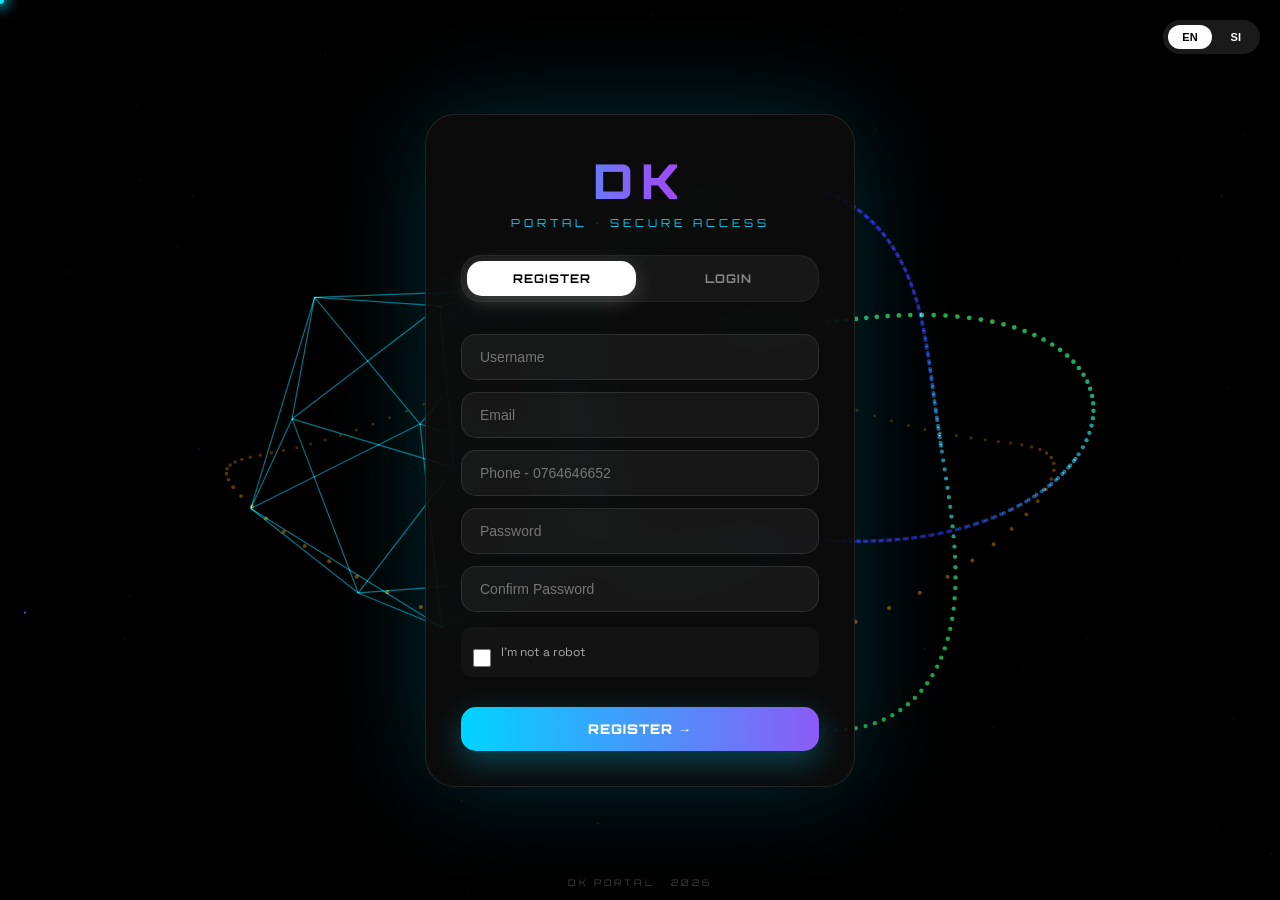
<file: index.html>
<!DOCTYPE html>
<html lang="en">
<head>
<meta name="referrer" content="no-referrer">
<meta charset="UTF-8"><meta name="viewport" content="width=device-width,initial-scale=1">
<title>DK PORTAL</title>
<link href="https://fonts.googleapis.com/css2?family=Orbitron:wght@700;900&family=Space+Grotesk:wght@400;700&display=swap" rel="stylesheet">

<style>
*{margin:0;padding:0;box-sizing:border-box}
body{background:#000;color:#fff;font-family:'Space Grotesk',sans-serif;overflow-x:hidden;min-height:100vh}
#bg{position:fixed;top:0;left:0;width:100%;height:100%;z-index:0}
.container{position:relative;z-index:2;display:flex;justify-content:center;align-items:center;min-height:100vh;padding:20px}
.card{width:430px;background:rgba(15,15,15,0.75);backdrop-filter:blur(25px);border:1px solid rgba(255,255,255,0.1);border-radius:30px;padding:35px;box-shadow:0 0 100px rgba(0,212,255,0.2);animation:float 4s ease-in-out infinite}
@keyframes float{0%,100%{transform:perspective(1000px) rotateY(-2deg) translateY(0)}50%{transform:perspective(1000px) rotateY(-2deg) translateY(-8px)}}
.logo{font-family:'Orbitron',sans-serif;font-size:48px;font-weight:900;letter-spacing:8px;background:linear-gradient(90deg,#00d4ff,#8b5cf6,#ff00ff);-webkit-background-clip:text;-webkit-text-fill-color:transparent;text-align:center}
.sub{color:#00d4ff;text-align:center;font-size:11px;letter-spacing:4px;margin:5px 0 25px;font-family:'Orbitron',sans-serif}
.tabs{display:flex;gap:8px;background:rgba(255,255,255,0.05);border-radius:20px;padding:5px;margin-bottom:20px;border:1px solid rgba(255,255,255,0.05)}
.tabs button{flex:1;padding:10px;border-radius:15px;border:none;background:transparent;color:#888;cursor:pointer;font-weight:700;font-family:'Orbitron',sans-serif;font-size:12px;letter-spacing:1px;transition:0.3s}
.tabs button.active{background:#fff;color:#000;box-shadow:0 5px 20px rgba(255,255,255,0.2)}
input{width:100%;padding:14px 18px;margin-top:12px;border-radius:15px;border:1px solid rgba(255,255,255,0.1);background:rgba(255,255,255,0.05);color:#fff;outline:none;transition:0.3s;font-size:14px}
input:focus{border-color:#00d4ff;box-shadow:0 0 20px rgba(0,212,255,0.3)}
.btn{width:100%;padding:14px;margin-top:15px;border-radius:15px;border:none;font-weight:900;letter-spacing:1px;cursor:pointer;transition:0.3s;font-family:'Orbitron',sans-serif}
.btn-primary{background:linear-gradient(90deg,#00d4ff,#8b5cf6);color:#fff;box-shadow:0 10px 30px rgba(0,212,255,0.3)}
.btn-primary:hover{transform:translateY(-2px);box-shadow:0 15px 40px rgba(0,212,255,0.5)}
.check{display:flex;align-items:center;gap:10px;margin:15px 0;font-size:12px;color:#aaa;background:rgba(255,255,255,0.03);padding:10px 12px;border-radius:10px}
.lang{position:fixed;top:20px;right:20px;z-index:10;display:flex;gap:5px;background:rgba(255,255,255,0.1);backdrop-filter:blur(10px);border-radius:20px;padding:5px}
.lang button{padding:6px 14px;border-radius:15px;border:none;background:transparent;color:#fff;cursor:pointer;font-size:11px;font-weight:700}.lang button.active{background:#fff;color:#000}
#otpBox{display:none;margin-top:15px;padding:20px;background:rgba(0,212,255,0.08);border:1px dashed rgba(0,212,255,0.5);border-radius:20px;animation:pop 0.5s}#otpBox.show{display:block}
@keyframes pop{0%{transform:scale(0.85);opacity:0}100%{transform:scale(1);opacity:1}}
.msg{margin-top:12px;padding:10px;border-radius:10px;font-size:12px;display:none;text-align:center}.msg.show{display:block}.ok{background:rgba(16,185,129,0.15);color:#10b981;border:1px solid rgba(16,185,129,0.3)}.bad{background:rgba(239,68,68,0.15);color:#ff6b6b;border:1px solid rgba(239,68,68,0.3)}
.footer{position:fixed;bottom:12px;left:0;width:100%;text-align:center;z-index:2;color:rgba(255,255,255,0.25);font-size:9px;letter-spacing:3px;font-family:'Orbitron',sans-serif}
.hidden{display:none!important}
</style>
</head>
<body>
<div id="bg"></div>
<div class="lang"><button class="active" onclick="setLang('en')" id="btnEn">EN</button><button onclick="setLang('si')" id="btnSi">SI</button></div>

<div class="container">
<div class="card">
<div class="logo">DK</div>
<div class="sub" id="tSub">PORTAL • SECURE ACCESS</div>

<div class="tabs">
<button id="tabReg" class="active" onclick="switchMode('reg')">REGISTER</button>
<button id="tabLog" onclick="switchMode('log')">LOGIN</button>
</div>

<!-- REGISTER FORM -->
<div id="regForm">
<input id="name" maxlength="60" autocomplete="username" placeholder="Username">
<input id="email" type="email" placeholder="Email">
<input id="phone" placeholder="Phone - 0764646652">
<input id="p1" autocomplete="new-password" type="password" placeholder="Password">
<input id="p2" autocomplete="new-password" type="password" placeholder="Confirm Password">
<input id="website" tabindex="-1" autocomplete="off" style="position:absolute;left:-9999px" aria-hidden="true">
<div class="check"><input type="checkbox" id="robotReg" style="width:18px;height:18px;accent-color:#00d4ff"><label for="robotReg" class="tRobot">I'm not a robot</label></div>
<button class="btn btn-primary" id="btnSend" onclick="doRegister()">REGISTER →</button>
</div>

<!-- LOGIN FORM - දෙවනි පාර Password එක විතරයි! -->
<div id="logForm" class="hidden">
<input id="logName" placeholder="Username / Email">
<input id="logPass" autocomplete="current-password" type="password" placeholder="Password">
<div class="check"><input type="checkbox" id="robotLog" style="width:18px;height:18px;accent-color:#00d4ff"><label for="robotLog" class="tRobot">I'm not a robot</label></div>
<button class="btn btn-primary" id="btnLogin" onclick="doLogin()">LOGIN →</button>
<p style="text-align:center;margin-top:12px;font-size:11px;color:#666"><a href="#" style="color:#00d4ff;text-decoration:none" onclick="switchMode('reg')" id="tForgot">No account? Register here</a></p>
</div>

<div class="msg" id="msg"></div>
</div>
</div>

<div class="footer">DK PORTAL • 2026</div>

<script src="auth.js"></script>
<script>
const tr={en:{fill:'Fill all fields!',passNo:'Passwords do not match!',weak:'Password: 8+ chars with a letter and a number.',user:'Username: 3-20 letters, numbers, _ only.',mail:'Invalid email.',tel:'Invalid phone (e.g. 0764646652).',exists:'Username or email already registered.',done:'Registered! Redirecting...',noUser:'User not found! Register first.',wrongPass:'Wrong username or password.',loginOk:'Login success!',lock:'Too many attempts. Try again in 5 minutes.',reg:'REGISTER →',login:'LOGIN →',robot:"I'm not a robot",robotNo:'Tick the robot check!',nc:'Open via https:// or localhost (crypto needed).'},
si:{fill:'සියල්ල පුරවන්න!',passNo:'මුරපද සමාන නැත!',weak:'මුරපදය: අකුරු+ඉලක්කම් සහිත 8+ ක්.',user:'නම: අකුරු/ඉලක්කම්/_ 3-20.',mail:'වැරදි Email.',tel:'වැරදි දුරකථන අංකය.',exists:'දැනටමත් ලියාපදිංචි වී ඇත.',done:'සාර්ථකයි! යොමු වෙමින්...',noUser:'User හමු නොවීය!',wrongPass:'නම හෝ මුරපදය වැරදියි.',loginOk:'ඇතුල් වුණා!',lock:'උත්සාහ වැඩියි. විනාඩි 5කින් නැවත උත්සාහ කරන්න.',reg:'ලියාපදිංචි →',login:'ඇතුල් වන්න →',robot:'මම Robot නෙවෙයි',robotNo:'Robot Tick කරන්න!',nc:'https:// හෝ localhost භාවිතා කරන්න.'}};
let lang='en';const $=id=>document.getElementById(id),msgEl=$('msg');
function show(t,k){msgEl.textContent=t;msgEl.className='msg show '+k}
function setLang(l){lang=l;$('btnEn').classList.toggle('active',l==='en');$('btnSi').classList.toggle('active',l==='si');$('btnSend').textContent=tr[l].reg;$('btnLogin').textContent=tr[l].login;document.querySelectorAll('.tRobot').forEach(e=>e.textContent=tr[l].robot)}
function switchMode(m){$('tabReg').classList.toggle('active',m==='reg');$('tabLog').classList.toggle('active',m==='log');$('regForm').classList.toggle('hidden',m!=='reg');$('logForm').classList.toggle('hidden',m!=='log');msgEl.className='msg'}
const users=()=>{try{return JSON.parse(localStorage.getItem('DK_USERS_V2')||'{}')}catch(e){return{}}};
async function doRegister(){
 if($('website').value)return;if(!$('robotReg').checked)return show(tr[lang].robotNo,'bad');if(!window.crypto||!crypto.subtle)return show(tr[lang].nc,'bad');
 const n=$('name').value.trim(),e=$('email').value.trim().toLowerCase(),ph=$('phone').value.trim().replace(/\s/g,''),p1=$('p1').value,p2=$('p2').value;
 if(!n||!e||!ph||!p1||!p2)return show(tr[lang].fill,'bad');
 if(!/^[^@\s]+@[^@\s]+\.[^@\s]+$/.test(e))return show(tr[lang].mail,'bad');
 if(!/^(0|\+94)7\d{8}$/.test(ph))return show(tr[lang].tel,'bad');
 if(p1!==p2)return show(tr[lang].passNo,'bad');
 if(p1.length<8||!/[A-Za-z]/.test(p1)||!/\d/.test(p1))return show(tr[lang].weak,'bad');
 const U=users();if(U['u_'+n.toLowerCase()]||Object.values(U).some(u=>u.email===e))return show(tr[lang].exists,'bad');
 const h=await DKAuth.hash(p1);U['u_'+n.toLowerCase()]={name:n,email:e,phone:ph,salt:h.salt,hash:h.hash};
 localStorage.setItem('DK_USERS_V2',JSON.stringify(U));DKAuth.login(n);show(tr[lang].done,'ok');setTimeout(()=>location.href='DK.html',900)}
async function doLogin(){
 const u=$('logName').value.trim().toLowerCase(),p=$('logPass').value;
 if(!u||!p)return show(tr[lang].fill,'bad');if(!$('robotLog').checked)return show(tr[lang].robotNo,'bad');if(!window.crypto||!crypto.subtle)return show(tr[lang].nc,'bad');
 let L=JSON.parse(sessionStorage.getItem('DK_LOCK')||'{"n":0,"t":0}');
 if(L.n>=5&&Date.now()-L.t<300000)return show(tr[lang].lock,'bad');
 const U=users(),rec=U['u_'+u]||Object.values(U).find(x=>x.email===u);if(!rec)return show(tr[lang].noUser,'bad');
 const h=await DKAuth.hash(p,rec.salt);
 if(h.hash!==rec.hash){sessionStorage.setItem('DK_LOCK',JSON.stringify({n:L.n+1,t:Date.now()}));return show(tr[lang].wrongPass,'bad')}
 sessionStorage.removeItem('DK_LOCK');DKAuth.login(rec.name);show(tr[lang].loginOk,'ok');setTimeout(()=>location.href='DK.html',700)}
if(DKAuth.session())location.replace('DK.html');
document.addEventListener('keydown',e=>{if(e.key==='Enter'){$('logForm').classList.contains('hidden')?doRegister():doLogin()}});
</script>
<script src="fx.js"></script><script src="dk3d.js"></script>
</body>

</html>
</file>
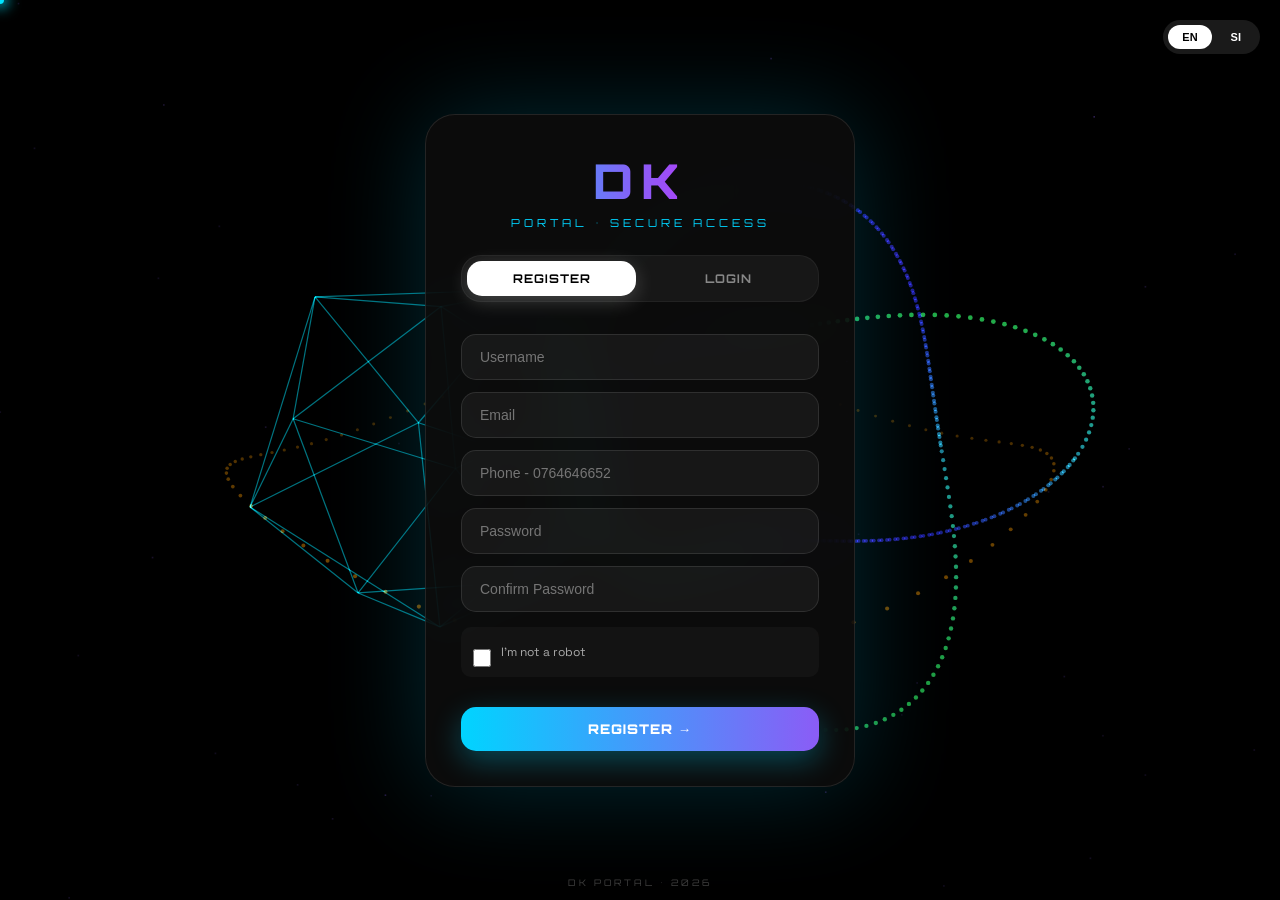
<file: about.html>
<!doctype html><html lang="en"><head><meta charset="utf-8"><meta name="viewport" content="width=device-width,initial-scale=1"><title>About | DK Learning</title><link rel="stylesheet" href="style.css"><script src="auth.js"></script></head><body><canvas id="bg"></canvas><nav class="nav"><a class="logo" href="learning.html">DK <span>LEARNING</span></a><ul class="navlinks"><li><a href="DK.html">Home</a></li><li><a href="learning.html">Learning</a></li><li><a href="grades.html">Grades</a></li><li><a href="lessons.html">Lessons</a></li><li><a href="activities.html">Activities</a></li><li><a class="active" href="about.html">About</a></li><li><a href="coding.html">Coding</a></li><li><a href="contactsus.html">Contact</a></li><li><a href="#" id="logoutLink">Logout</a></li></ul><button class="menu">☰</button></nav><section class="section"><div class="center"><span class="badge">ABOUT DK LEARNING</span><h2>Learn ICT by Doing 🚀</h2><p class="sub">A dark, animated, practical learning website designed around a simple flow: learn first, then practise.</p></div><div class="grid"><div class="card"><div class="icon">🎯</div><h3>Purpose</h3><p>Make ICT learning simple, visual and practical for students from Grade 1 to Grade 13.</p></div><div class="card"><div class="icon">📖</div><h3>Teaching First</h3><p>Each featured activity has a teaching PDF before the practice step.</p></div><div class="card"><div class="icon">🏆</div><h3>Practice + Score</h3><p>Interactive activities immediately show correct and incorrect answers and save completed scores.</p></div></div><div class="buttons"><a class="btn primary" href="grades.html">Start Learning</a><a class="btn ghost" href="activities.html">Open Activity Zone</a></div></section><footer><b style="color:#00e5ff">DK LEARNING</b><br><small>Learn • Create • Master</small></footer><script src="fx.js"></script><script src="dk3d.js"></script><script src="app.js"></script></body></html>
</file>
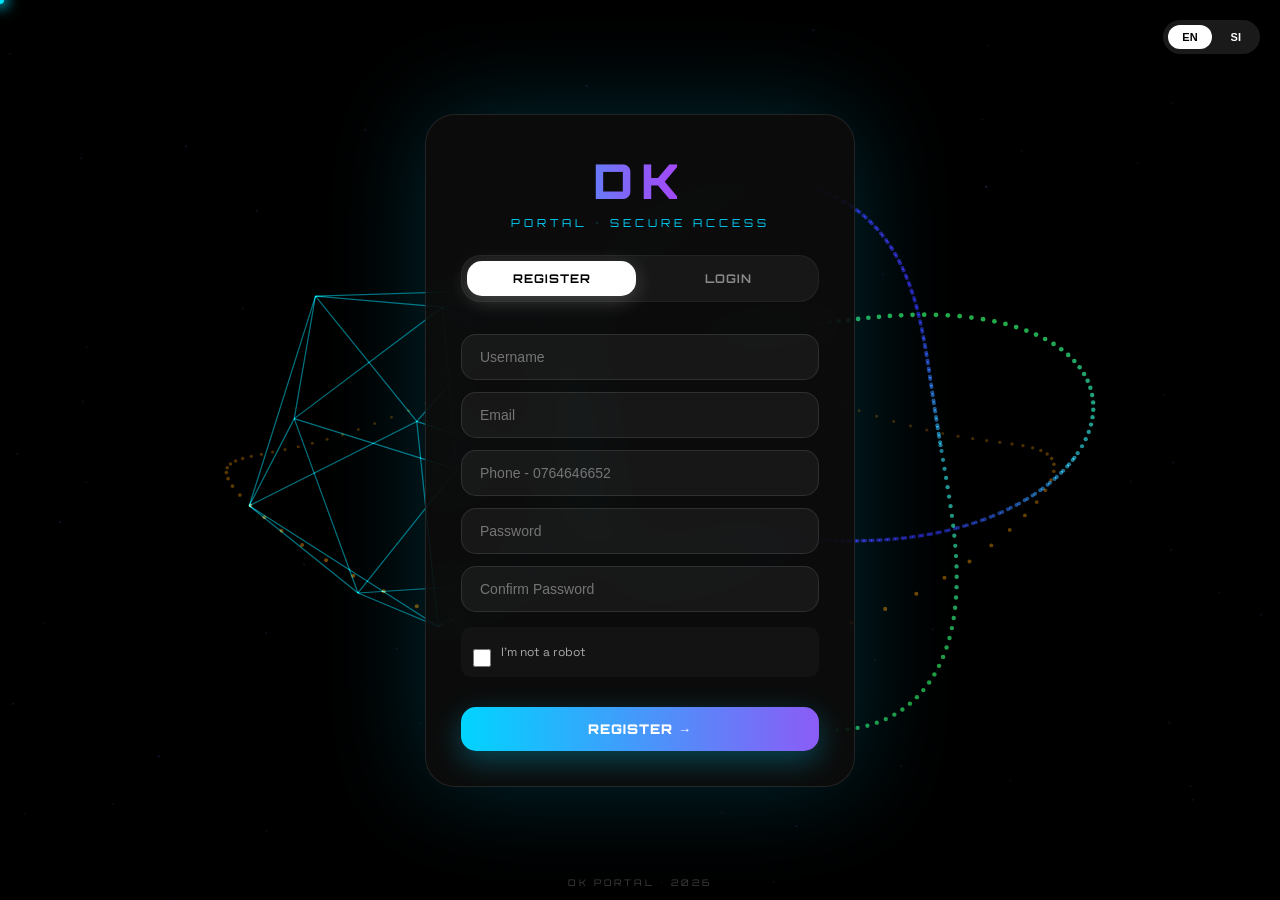
<file: activities.html>
<!doctype html><html lang="en"><head><meta charset="utf-8"><meta name="viewport" content="width=device-width,initial-scale=1"><title>Grade Activities | DK Learning</title><link rel="stylesheet" href="style.css"><script src="auth.js"></script></head><body><canvas id="bg"></canvas><nav class="nav"><a class="logo" href="learning.html">DK <span>LEARNING</span></a><ul class="navlinks"><li><a href="DK.html">Home</a></li><li><a href="learning.html">Learning</a></li><li><a href="grades.html">Grades</a></li><li><a href="lessons.html">Lessons</a></li><li><a class="active" href="activities.html">Activities</a></li><li><a href="about.html">About</a></li><li><a href="coding.html">Coding</a></li><li><a href="contactsus.html">Contact</a></li><li><a href="#" id="logoutLink">Logout</a></li></ul><button class="menu">☰</button></nav>
<section class="section"><div class="center"><span class="badge" id="levelBadge">GRADE ACTIVITY LAB</span><h2 id="pageTitle">Choose a Grade 🎓</h2><p class="sub" id="pageSub">Activities become harder as the grade increases. Select your grade below.</p></div><div class="grade-picker" id="gradePicker"></div><div id="activityArea"></div></section><footer><b style="color:#00e5ff">DK LEARNING</b><br><small>Learn • Read • Practice • Build • Score</small></footer><script src="fx.js"></script><script src="dk3d.js"></script><script src="app.js"></script><script>
const activities={
1:{level:'Starter',icon:'🌱',theme:'Computer & Digital World',intro:'Identify everyday technology and learn safe computer habits.',pdf:'pdf/grade-01-teaching.pdf',items:[['Which one shows pictures and words?',['Monitor','Keyboard','Mouse'],'Monitor'],['Which device helps us type?',['Keyboard','Speaker','Printer'],'Keyboard'],['Which one is used to hear sound?',['Speaker','Mouse','Scanner'],'Speaker'],['Should we share our password?',['Yes','No'],'No'],['What should you do after using a computer?',['Take care of it','Throw it','Hit it'],'Take care of it']]},
2:{level:'Starter+',icon:'🧩',theme:'Computer Parts & Safety',intro:'Sort basic computer parts and practise safe digital behaviour.',pdf:'pdf/grade-02-teaching.pdf',items:[['Which is an input device?',['Mouse','Monitor','Speaker'],'Mouse'],['Which is an output device?',['Printer','Keyboard','Mouse'],'Printer'],['What can store a file?',['USB drive','Chair','Headphones'],'USB drive'],['A strong password should be…',['easy to guess','private and hard to guess','your name'],'private and hard to guess'],['A strange message asks for your password.',['Tell a trusted adult','Send it','Post it'],'Tell a trusted adult']]},
3:{level:'Foundation',icon:'🔎',theme:'Digital Skills Challenge',intro:'Classify hardware, storage and safe internet actions.',pdf:'pdf/grade-03-teaching.pdf',items:[['Which pair are input devices?',['Keyboard + Mouse','Monitor + Speaker','Printer + Monitor'],'Keyboard + Mouse'],['Which is storage?',['SSD','Microphone','Monitor'],'SSD'],['What does a browser help you do?',['Visit websites','Wash the computer','Print clothes'],'Visit websites'],['Which is safest online?',['Keep personal details private','Share your address','Use the same password everywhere'],'Keep personal details private'],['Why do we save files?',['To keep our work','To make the screen dirty','To turn off Wi-Fi'],'To keep our work']]},
4:{level:'Developing',icon:'🛠️',theme:'Files, Hardware & Online Safety',intro:'Work with file types, hardware roles and safe browsing decisions.',pdf:'pdf/grade-04-teaching.pdf',items:[['Which device is mainly for permanent file storage?',['SSD','Keyboard','Webcam'],'SSD'],['Which file is likely an image?',['photo.jpg','music.mp3','notes.txt'],'photo.jpg'],['What is a folder used for?',['Organising files','Increasing volume','Typing faster'],'Organising files'],['A website asks for unnecessary personal data.',['Stop and check','Give everything','Share publicly'],'Stop and check'],['What does a backup help with?',['Recovering files','Making passwords public','Removing the keyboard'],'Recovering files']]},
5:{level:'Developing+',icon:'🧠',theme:'Productivity & Digital Citizenship',intro:'Solve practical tasks using files, documents and responsible online choices.',pdf:'pdf/grade-05-teaching.pdf',items:[['Which is best for a school report?',['Document editor','Calculator only','Music player'],'Document editor'],['Why use file names like Science_Project_01?',['Easy organisation','To hide malware','To slow the PC'],'Easy organisation'],['What should you do with a suspicious attachment?',['Verify before opening','Open immediately','Forward it'],'Verify before opening'],['What is plagiarism?',['Using others\' work as your own','Saving your own work','Formatting text'],'Using others\' work as your own'],['Which is a good digital habit?',['Cite sources','Copy everything','Share passwords'],'Cite sources']]},
6:{level:'Intermediate',icon:'⚙️',theme:'Networks & Problem Solving',intro:'Think about networks, troubleshooting and information security.',pdf:'pdf/grade-06-teaching.pdf',items:[['What connects devices on a local network?',['Network equipment','Printer ink','Keyboard keys'],'Network equipment'],['If a webpage will not load, what should you check first?',['Network connection','Screen colour','Speaker volume'],'Network connection'],['Which is an example of two-factor authentication?',['Password + code','Name only','Mouse + keyboard'],'Password + code'],['Why are software updates important?',['Security and fixes','They remove all files','They break the keyboard'],'Security and fixes'],['Which is safer on public Wi-Fi?',['Use secure connections','Share passwords','Disable all security'],'Use secure connections']]},
7:{level:'Advanced',icon:'💻',theme:'Algorithms & Programming',intro:'Build algorithmic thinking with logic, variables and simple programming.',pdf:'pdf/grade-07-teaching.pdf',items:[['What is an algorithm?',['A step-by-step procedure','A computer brand','A file type'],'A step-by-step procedure'],['Which is a variable?',['score = 50','print() only','keyboard'],'score = 50'],['What does an IF statement do?',['Makes a decision','Stores music','Draws hardware'],'Makes a decision'],['Which loop repeats instructions?',['for','title','input-device'],'for'],['What is debugging?',['Finding and fixing errors','Deleting the computer','Changing wallpaper'],'Finding and fixing errors']],code:'Write Python code that stores 10 in score and prints score.'},
8:{level:'Advanced+',icon:'🧪',theme:'Python & Data Logic',intro:'Use conditions, loops and data structures to solve small programming problems.',pdf:'pdf/grade-08-teaching.pdf',items:[['What does len("DK") return?',['2','1','0'],'2'],['Which creates a list?',['[1,2,3]','(1,2,3) only','{1,2,3} only'],'[1,2,3]'],['Which operator means equal in Python?',['==','=','=>'],'=='],['Why use functions?',['Reuse organised code','Make code invisible','Delete variables'],'Reuse organised code'],['What is a Boolean value?',['True or False','A decimal only','A file extension'],'True or False']],code:'Write a function called greet() that prints "Hello DK".'},
9:{level:'Problem Solver',icon:'🧩',theme:'Programming & Systems',intro:'Combine programming logic, data and system thinking in multi-step challenges.',pdf:'pdf/grade-09-teaching.pdf',items:[['What is the output of 3 * 4?',['12','7','34'],'12'],['Which structure is best for key-value pairs in Python?',['Dictionary','String','Float'],'Dictionary'],['What does a loop help with?',['Repetition','Only printing','Internet access'],'Repetition'],['Why validate user input?',['Prevent invalid data','Make data random','Delete the program'],'Prevent invalid data'],['Which is a cybersecurity principle?',['Least privilege','Share all passwords','Use no updates'],'Least privilege']],code:'Write Python code that prints numbers 1 to 5 using a loop.'},
10:{level:'O/L Foundation',icon:'📊',theme:'Data, Algorithms & Web',intro:'Apply structured problem solving to data, algorithms and web technologies.',pdf:'pdf/grade-10-teaching.pdf',items:[['Which structure stores ordered values?',['List','Boolean','Function name'],'List'],['What is complexity about?',['How resource use grows','Screen brightness','Keyboard layout'],'How resource use grows'],['Which HTML tag creates a paragraph?',['<p>','<img>','<br> only'],'<p>'],['Which CSS property changes text colour?',['color','font-file','text-data'],'color'],['Why normalise data?',['Reduce unnecessary duplication','Delete all data','Increase spelling errors'],'Reduce unnecessary duplication']],code:'Create a Python program that asks for a mark and prints Pass if mark >= 50, otherwise Fail.'},
11:{level:'O/L Advanced',icon:'🚀',theme:'Software Engineering & Databases',intro:'Solve exam-style problems involving algorithms, databases, software and networks.',pdf:'pdf/grade-11-teaching.pdf',items:[['What is a primary key?',['Uniquely identifies a record','A password for Wi-Fi','A CSS selector'],'Uniquely identifies a record'],['Which SQL command reads data?',['SELECT','PRINT','READFILE'],'SELECT'],['What does testing aim to find?',['Defects and incorrect behaviour','More wallpaper','New keyboards'],'Defects and incorrect behaviour'],['What is version control used for?',['Tracking code changes','Playing videos','Formatting disks'],'Tracking code changes'],['Which protocol is commonly used for secure web traffic?',['HTTPS','FTP only','TXT'],'HTTPS']],code:'Write pseudocode for finding the largest value in a list of numbers.'},
12:{level:'A/L Advanced',icon:'🧬',theme:'Advanced Computing & Software Projects',intro:'Design solutions using algorithms, databases, networking and software engineering concepts.',pdf:'pdf/grade-12-teaching.pdf',items:[['Which algorithmic idea divides a problem into smaller parts?',['Divide and conquer','Random guessing','Manual copying'],'Divide and conquer'],['What does an API provide?',['A way for software systems to communicate','A monitor driver only','A password list'],'A way for software systems to communicate'],['Which database property helps maintain valid relationships?',['Referential integrity','Screen resolution','Font size'],'Referential integrity'],['What is abstraction?',['Hiding unnecessary implementation detail','Deleting requirements','Removing all data'],'Hiding unnecessary implementation detail'],['Why use modular design?',['Independent reusable components','One huge block only','No testing'],'Independent reusable components']],code:'Design a Python function that receives a list of marks and returns the average.'},
13:{level:'A/L Project',icon:'🏆',theme:'Computational Thinking Capstone',intro:'Plan, design and implement a small ICT solution. Explain your choices like a developer.',pdf:'pdf/grade-13-teaching.pdf',items:[['What should come first in a software project?',['Requirements/problem definition','Random coding','Publishing immediately'],'Requirements/problem definition'],['Which design principle reduces duplicated code?',['Reuse/modularity','Copy-paste everywhere','Hard-code every value'],'Reuse/modularity'],['What is an edge case?',['An unusual boundary input','A normal username','A CSS colour'],'An unusual boundary input'],['Why document a program?',['To explain how it works','To hide errors','To remove testing'],'To explain how it works'],['A good solution should be evaluated against…',['Requirements and test cases','Only its colour','Only its title'],'Requirements and test cases']],code:'Capstone: design a small Python student-mark system with input, validation, average calculation, grade classification and a clear final report.'}
};
function getGrade(){const n=parseInt(new URLSearchParams(location.search).get('grade'));return n>=1&&n<=13?n:0}
function esc(s){return s.replace(/[&<>"']/g,c=>({'&':'&amp;','<':'&lt;','>':'&gt;','"':'&quot;',"'":'&#39;'}[c]))}
function renderPicker(g){const p=document.getElementById('gradePicker');for(let i=1;i<=13;i++){const a=document.createElement('a');a.className='grade-chip '+(i===g?'selected':'');a.href='activities.html?grade='+i;a.textContent='Grade '+i;p.appendChild(a)}}
function renderActivity(g){const d=activities[g], area=document.getElementById('activityArea');document.getElementById('levelBadge').textContent='GRADE '+g+' • '+d.level.toUpperCase();document.getElementById('pageTitle').textContent='Grade '+g+' Activity Lab '+d.icon;document.getElementById('pageSub').textContent=d.intro+' Difficulty: '+d.level+'.';let html='<div class="activity" id="gradeActivity"><div class="activity-head"><div><span class="tag">GRADE '+g+' • '+esc(d.theme)+'</span><h3>'+d.icon+' '+esc(d.theme)+'</h3><p class="sub">Learn first, then solve all tasks. Your best score is saved for Grade '+g+'.</p></div><a class="btn ghost" href="'+d.pdf+'">📄 Teaching PDF</a></div><div class="level-box"><b>Level '+g+'</b><span>'+esc(d.level)+'</span><span>5 questions'+(d.code?' + coding task':'')+'</span></div>';
d.items.forEach((it,i)=>{html+='<div class="task"><b>Q'+(i+1)+'. '+esc(it[0])+'</b><div class="options" data-answer="'+esc(it[2])+'">'+it[1].map(o=>'<button class="option">'+esc(o)+'</button>').join('')+'</div></div>'});if(d.code)html+='<div class="task"><b>💻 Coding Challenge</b><p class="sub">'+esc(d.code)+'</p><textarea class="input codebox" id="codeAnswer" placeholder="Write your solution here..."></textarea></div>';html+='<button class="btn primary check" onclick="checkGradeActivity('+g+')">Check Activity</button> <button class="btn ghost" onclick="location.reload()">Retry</button><div class="result" id="gradeResult"></div></div><div class="note">📈 Grade progression: Grade 1–3 = digital foundations • Grade 4–6 = practical ICT • Grade 7–9 = programming & systems • Grade 10–11 = O/L level problem solving • Grade 12–13 = A/L/project-level thinking.</div><div class="buttons"><a class="btn ghost" href="lessons.html?grade='+g+'">📚 Grade '+g+' Lessons</a><a class="btn primary" href="grades.html">Choose Another Grade</a></div>';area.innerHTML=html;document.querySelectorAll('.option').forEach(o=>o.addEventListener('click',()=>{const box=o.parentElement;box.querySelectorAll('.option').forEach(x=>x.classList.remove('selected'));o.classList.add('selected')}))}
function checkGradeActivity(g){const d=activities[g],box=document.getElementById('gradeActivity'),groups=box.querySelectorAll('.options'),total=d.items.length+(d.code?1:0),coding=d.code?document.getElementById('codeAnswer').value.trim():'';let score=0;groups.forEach(gr=>{gr.querySelectorAll('.option').forEach(o=>o.classList.remove('correct','wrong'));const ch=gr.querySelector('.selected');if(ch){if(ch.textContent.trim()===gr.dataset.answer){ch.classList.add('correct');score++}else{ch.classList.add('wrong');gr.querySelectorAll('.option').forEach(o=>{if(o.textContent.trim()===gr.dataset.answer)o.classList.add('correct')})}}});if(d.code){const normalized=coding.toLowerCase().replace(/\s+/g,' ');let good=false;if(g<=9)good=normalized.includes('print')&&normalized.includes('for');else if(g===10)good=normalized.includes('if')&&normalized.includes('mark');else if(g===11)good=normalized.includes('largest')||normalized.includes('max');else if(g===12)good=normalized.includes('def')&&normalized.includes('average');else good=normalized.length>=80&&(/input|mark|grade|average|validation/i.test(normalized));if(good)score++}const pct=Math.round(score/total*100),r=document.getElementById('gradeResult');r.style.display='block';r.innerHTML='<div class="score">'+score+'/'+total+' • '+pct+'%</div><p>'+(pct===100?'🏆 Outstanding! You completed the Grade '+g+' challenge perfectly.':pct>=80?'🔥 Excellent work! You are ready for the next challenge.':pct>=60?'👍 Good progress. Review the teaching material and retry the harder questions.':'📚 Keep learning. Read the teaching material again and try the activity once more.')+'</p>';localStorage.setItem(DKAuth.k('dk_grade_'+g),score+'/'+total);updateGradeProgress(g)}
function updateGradeProgress(g){const r=document.getElementById('gradeResult');if(r&&!document.getElementById('gradeProgress')){const p=document.createElement('p');p.id='gradeProgress';p.innerHTML='💾 Best result saved on this device for Grade '+g+'.';r.appendChild(p)}}
const g=getGrade();renderPicker(g);if(g)renderActivity(g);else document.getElementById('activityArea').innerHTML='<div class="card center"><h3>Select your grade</h3><p class="sub">Choose Grade 1–13 above to open the correct difficulty level.</p></div>';
</script></body></html>
</file>
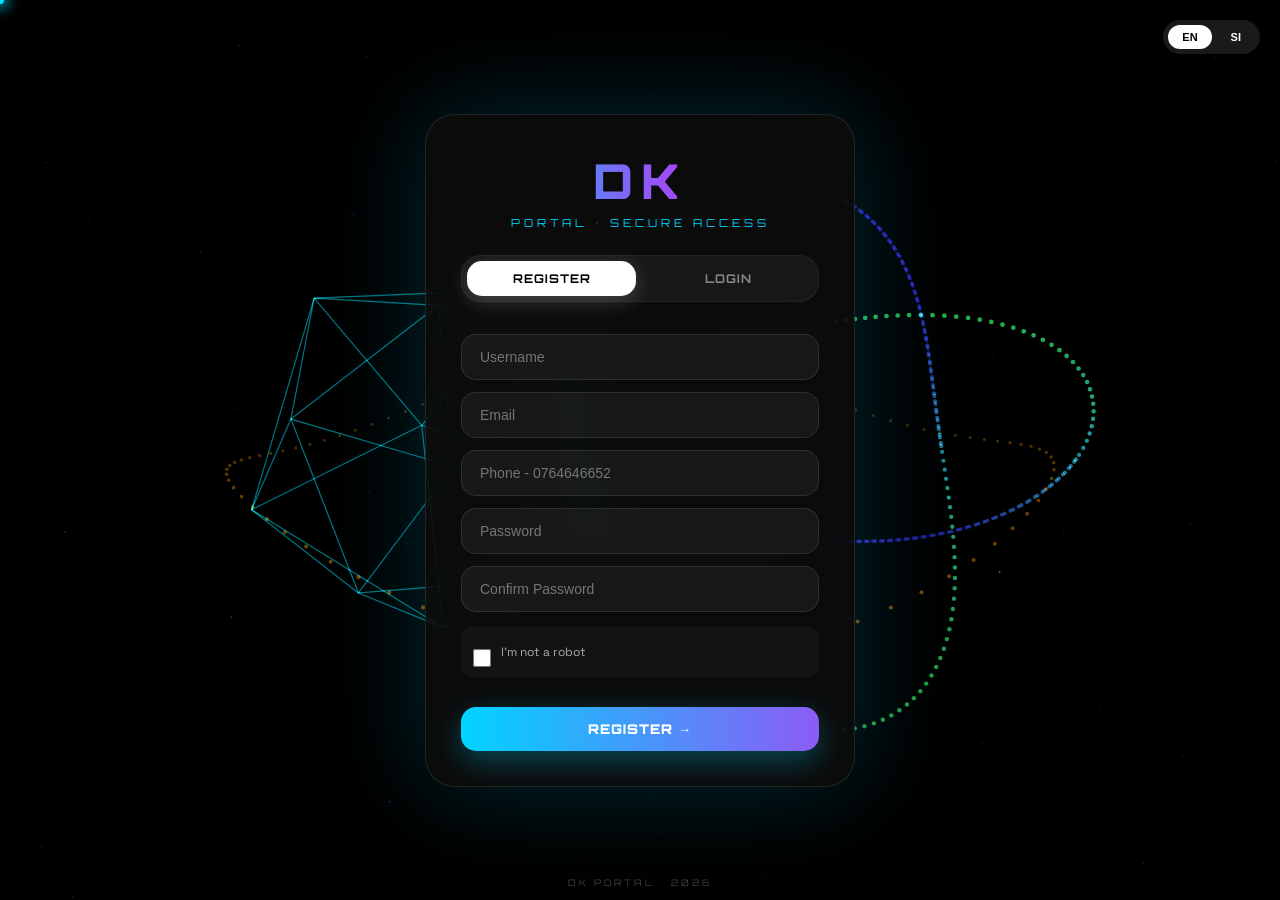
<file: coding.html>
<!DOCTYPE html>
<html lang="si">
<head>
    <meta name="referrer" content="no-referrer">
    <script src="auth.js"></script>
    <meta charset="UTF-8">
    <meta name="viewport" content="width=device-width, initial-scale=1.0">
    <title>DevCraft Studio Pro - HTML 100 Masterclass</title>
    <link href="https://fonts.googleapis.com/css2?family=Inter:wght@400;500;600;700&family=Fira+Code:wght@400;500&display=swap" rel="stylesheet">
    <style>
        :root {
            --bg-dark: #0b0f19; --sidebar-bg: #111827; --panel-bg: #1f2937; --card-bg: #111827;
            --accent: #f59e0b; --accent-hover: #d97706; --text-main: #f3f4f6; --text-muted: #9ca3af;
            --border: #374151; --blue-badge: #0284c7;
        }
        * { box-sizing: border-box; margin: 0; padding: 0; font-family: 'Inter', sans-serif; }
        body { background-color: var(--bg-dark); color: var(--text-main); display: flex; height: 100vh; overflow: hidden; }

        aside { width: 320px; background-color: var(--sidebar-bg); border-right: 1px solid var(--border); display: flex; flex-direction: column; height: 100%; }
        .sidebar-header { padding: 20px; display: flex; align-items: center; justify-content: space-between; border-bottom: 1px solid var(--border); }
        .logo-area { display: flex; align-items: center; gap: 10px; font-weight: 700; font-size: 1.1rem; color: #fff; }
        .logo-area span { color: var(--accent); }
        .badge-student { background-color: #065f46; color: #34d399; font-size: 0.75rem; padding: 4px 10px; border-radius: 20px; font-weight: 600; }

        .progress-box { padding: 15px 20px; border-bottom: 1px solid var(--border); background: rgba(255,255,255,0.02); }
        .progress-info { display: flex; justify-content: space-between; font-size: 0.85rem; margin-bottom: 8px; color: var(--text-muted); }
        .progress-bar-bg { width: 100%; height: 8px; background: var(--border); border-radius: 4px; overflow: hidden; }
        .progress-bar-fill { height: 100%; background: var(--accent); width: 0%; transition: width 0.3s ease; }

        .nav-list { flex: 1; overflow-y: auto; padding: 15px; }
        .nav-category { font-size: 0.75rem; font-weight: 700; color: var(--accent); margin: 15px 0 8px 10px; letter-spacing: 0.5px; }
        .nav-item { padding: 10px 12px; border-radius: 6px; cursor: pointer; display: flex; justify-content: space-between; align-items: center; font-size: 0.9rem; color: var(--text-muted); transition: all 0.2s; margin-bottom: 4px; }
        .nav-item:hover { background-color: rgba(255,255,255,0.05); color: #fff; }
        .nav-item.active { background-color: var(--panel-bg); color: #fff; border-left: 4px solid var(--accent); font-weight: 600; }
        .nav-item.learned::after { content: '✓'; color: #34d399; font-weight: bold; }

        main { flex: 1; display: flex; flex-direction: column; height: 100%; overflow-y: auto; background-color: var(--bg-dark); padding: 25px; }
        .lesson-header { background: var(--panel-bg); border: 1px solid var(--border); border-radius: 10px; padding: 20px; margin-bottom: 20px; display: flex; justify-content: space-between; align-items: center; }
        .lesson-title-area h1 { font-size: 1.5rem; color: #fff; display: flex; align-items: center; gap: 10px; margin-bottom: 5px; }
        .lesson-title-area p { color: var(--text-muted); font-size: 0.95rem; }

        .btn { background: var(--accent); color: #111; border: none; padding: 10px 18px; border-radius: 6px; font-weight: 600; cursor: pointer; transition: background 0.2s; }
        .btn:hover { background: var(--accent-hover); }
        .btn-outline { background: transparent; border: 1px solid var(--border); color: #fff; }
        .btn-outline:hover { background: rgba(255,255,255,0.05); }

        .content-card { background: var(--card-bg); border: 1px solid var(--border); border-radius: 10px; padding: 20px; margin-bottom: 20px; }
        .tag-badge { background: var(--blue-badge); color: #fff; padding: 4px 10px; border-radius: 6px; font-family: 'Fira Code', monospace; font-size: 0.9rem; display: inline-block; margin-bottom: 10px; }
        .section-title { font-size: 1.1rem; font-weight: 600; color: #fff; margin-bottom: 10px; border-bottom: 1px solid var(--border); padding-bottom: 8px; }
        .explanation-text { font-size: 1rem; line-height: 1.6; color: var(--text-main); margin-bottom: 15px; }
        .code-box { background: #090d16; border: 1px solid var(--border); border-radius: 6px; padding: 12px; font-family: 'Fira Code', monospace; font-size: 0.9rem; color: #38bdf8; margin-bottom: 15px; white-space: pre-wrap; word-break: break-all; }

        .workspace-grid { display: grid; grid-template-columns: 1fr 1fr; gap: 20px; margin-bottom: 20px; }
        .workspace-panel { background: var(--card-bg); border: 1px solid var(--border); border-radius: 10px; display: flex; flex-direction: column; overflow: hidden; }
        .workspace-panel-header { background: var(--panel-bg); padding: 10px 15px; font-size: 0.85rem; font-weight: 600; border-bottom: 1px solid var(--border); display: flex; justify-content: space-between; align-items: center; }
        textarea.code-editor { width: 100%; height: 200px; background: #090d16; color: #f3f4f6; border: none; padding: 15px; font-family: 'Fira Code', monospace; font-size: 0.9rem; resize: none; outline: none; }
        .live-preview { background: #fff; color: #111; padding: 15px; height: 200px; overflow-y: auto; }

        .quiz-box { background: rgba(245, 158, 11, 0.05); border: 1px dashed var(--accent); border-radius: 8px; padding: 15px; margin-top: 15px; }
        .quiz-question { font-weight: 600; margin-bottom: 10px; color: #fbbf24; }
        .quiz-options { display: flex; flex-direction: column; gap: 8px; }
        .quiz-option { background: var(--panel-bg); border: 1px solid var(--border); padding: 8px 12px; border-radius: 6px; cursor: pointer; font-size: 0.9rem; }
        .quiz-option:hover { border-color: var(--accent); }
        .quiz-feedback { display: none; margin-top: 12px; padding: 10px 14px; border-radius: 6px; font-size: 0.95rem; font-weight: 600; animation: pop 0.25s ease; }
        .quiz-feedback.show { display: block; }
        .quiz-feedback.ok { background: rgba(6,95,70,0.35); border: 1px solid #34d399; color: #34d399; }
        .quiz-feedback.bad { background: rgba(127,29,29,0.35); border: 1px solid #f87171; color: #fca5a5; }
        .quiz-option.done { pointer-events: none; opacity: 0.85; }
        @keyframes pop { from { transform: scale(0.96); opacity: 0; } to { transform: scale(1); opacity: 1; } }
        .footer-nav { display: flex; justify-content: space-between; align-items: center; margin-top: 20px; padding-top: 15px; border-top: 1px solid var(--border); }

        @media (max-width: 800px) {
            body { flex-direction: column; height: auto; min-height: 100vh; overflow: auto; }
            aside { width: 100%; height: 260px; border-right: 0; border-bottom: 1px solid var(--border); }
            main { width: 100%; height: auto; overflow: visible; }
        }
    </style>
</head>
<body>

    <aside>
        <div class="sidebar-header">
            <div class="logo-area">⚡ DevCraft <span>Studio Pro</span></div>
            <div class="badge-student">Interactive</div>
        </div>
        <div class="progress-box">
            <div class="progress-info">
                <span>ප්‍රගතිය (Progress)</span>
                <span id="progress-text">0 / 100 Learned</span>
            </div>
            <div class="progress-bar-bg"><div class="progress-bar-fill" id="progress-bar"></div></div>
        </div>
        <div class="nav-list" id="nav-list"></div>
    </aside>

    <main>
        <div class="lesson-header">
            <div class="lesson-title-area">
                <h1 id="main-lesson-title"></h1>
                <p id="main-lesson-desc"></p>
            </div>
            <div>
                <button class="btn" id="mark-learned-btn" onclick="toggleLearned()">✅ Mark as Learned</button>
            </div>
        </div>

        <div class="content-card">
            <div class="tag-badge" id="display-tag-name"></div>
            <div class="section-title">සරල සිංහල පැහැදිලි කිරීම</div>
            <div class="explanation-text" id="display-explanation"></div>

            <div class="section-title">Syntax &amp; Usage</div>
            <div class="code-box" id="display-syntax"></div>

            <div class="quiz-box">
                <div class="quiz-question" id="quiz-q"></div>
                <div class="quiz-options" id="quiz-options"></div>
                <div class="quiz-feedback" id="quiz-feedback"></div>
            </div>
        </div>

        <div class="workspace-grid">
            <div class="workspace-panel">
                <div class="workspace-panel-header">
                    <span>💻 Edit HTML Code</span>
                    <span><button class="btn btn-outline" style="padding: 4px 10px; font-size: 0.75rem;" onclick="showExample()">💡 Example</button> <button class="btn" style="padding: 4px 10px; font-size: 0.75rem;" onclick="runCode()">▶ Run Code</button></span>
                </div>
                <textarea class="code-editor" id="code-editor-input" spellcheck="false" placeholder="ඔබම මෙතන code එක type කරන්න, ඉන්පසු ▶ Run Code ඔබන්න..."></textarea>
            </div>
            <div class="workspace-panel">
                <div class="workspace-panel-header"><span>📺 Live Output Canvas</span></div>
                <iframe sandbox="allow-scripts" class="live-preview" id="live-preview-frame" style="border:none; width:100%; height:200px;"></iframe>
            </div>
        </div>

        <div class="footer-nav">
            <button class="btn btn-outline" onclick="changeLesson(-1)">⬅ Previous Lesson</button>
            <span id="lesson-counter-footer" style="color: var(--text-muted); font-size: 0.9rem;">Lesson 1 of 100</span>
            <button class="btn btn-outline" onclick="changeLesson(1)">Next Lesson ➡</button>
        </div>
    </main>

    <script>
        // ===== Tags 1 - 20 =====
        const htmlTagsData = [
            { tag: "<!DOCTYPE html>", cat: "Document Setup", desc: "HTML5 Document එකක් බව Browser එකට දන්වයි.", syntax: "<!DOCTYPE html>", example: "<!DOCTYPE html>\n<html>\n  <head><title>Page</title></head>\n  <body>Hello</body>\n</html>", quiz: { q: "DOCTYPE tag එක ලියන්නේ කොහේද?", options: ["පිටුවේ අගට", "පිටුවේ මුලටම (Very first line)", "CSS ඇතුළට"], correct: 1 } },
            { tag: "<html>", cat: "Document Setup", desc: "මුළු Web Page එකේම ප්‍රධාන Root Container එකයි.", syntax: "<html> ... </html>", example: "<html>\n  <body>All content here</body>\n</html>", quiz: { q: "HTML root element එක කුමක්ද?", options: ["<html>", "<body>", "<head>"], correct: 0 } },
            { tag: "<head>", cat: "Document Setup", desc: "Page එකට අදාළ Meta, Title, සහ Stylesheet තොරතුරු අඩංගු වේ.", syntax: "<head>\n  <title>Title</title>\n</head>", example: "<head>\n  <meta charset=\"UTF-8\">\n</head>\n<body>Head is not visible</body>", quiz: { q: "Head කොටස පෙනෙන්නේ කොහේද?", options: ["Browser window එක ඇතුළේ", "Browser tab එකේ සහ Meta data සඳහා", "Footer එකේ"], correct: 1 } },
            { tag: "<title>", cat: "Document Setup", desc: "Browser tab එකේ පෙනෙන පිටුවේ නම නිරූපණය කරයි.", syntax: "<title>Page Title</title>", example: "<title>My Portfolio</title>\n<p>Title shows in the browser tab</p>", quiz: { q: "Title tag එක තියෙන්නේ කොහේද?", options: ["<body> ඇතුළේ", "<head> ඇතුළේ", "<script> ඇතුළේ"], correct: 1 } },
            { tag: "<body>", cat: "Document Setup", desc: "Screen එකේ පෙනෙන සියලුම දෘශ්‍යමාන නිර්මාණ අඩංගු වන ප්‍රධාන කොටසයි.", syntax: "<body> ... </body>", example: "<body>\n  <h1>Hello World</h1>\n</body>", quiz: { q: "දෘශ්‍යමාන (Visible) අන්තර්ගතය තියෙන්නේ කොහේද?", options: ["<body>", "<head>", "<meta>"], correct: 0 } },
            { tag: "<h1>", cat: "Headings & Typography", desc: "ප්‍රධානතම මාතෘකාව (Heading 1).", syntax: "<h1>Heading Text</h1>", example: "<h1>Welcome to my site</h1>", quiz: { q: "h1 යනු කුමක්ද?", options: ["කුඩාම අකුරු", "ප්‍රධාන මාතෘකාව", "ඡේදයක්"], correct: 1 } },
            { tag: "<h2>", cat: "Headings & Typography", desc: "දෙවන මට්ටමේ මාතෘකාව (Heading 2).", syntax: "<h2>Sub Heading</h2>", example: "<h2>About Us</h2>", quiz: { q: "h1 සහ h2 අතර වෙනස කුමක්ද?", options: ["h2 ප්‍රමාණයෙන් කුඩාය", "h2 වලට විකුණුම් කළ නොහැකිය", "කිසිදු වෙනසක් නැත"], correct: 0 } },
            { tag: "<h3>", cat: "Headings & Typography", desc: "තුන්වන මට්ටමේ මාතෘකාව (Heading 3).", syntax: "<h3>Section Heading</h3>", example: "<h3>Contact Details</h3>", quiz: { q: "h3 යනු කුමන මට්ටමේ heading එකක්ද?", options: ["3 වන මට්ටම", "ප්‍රධානම මාතෘකාව", "අවසාන මාතෘකාව"], correct: 0 } },
            { tag: "<h4>", cat: "Headings & Typography", desc: "හතරවන මට්ටමේ මාතෘකාව (Heading 4).", syntax: "<h4>Sub-section</h4>", example: "<h4>Branch Office</h4>", quiz: { q: "Heading වල උපරිම අංකය කීයද?", options: ["h6", "h10", "h3"], correct: 0 } },
            { tag: "<h5>", cat: "Headings & Typography", desc: "පස්වන මට්ටමේ මාතෘකාව (Heading 5).", syntax: "<h5>Minor Heading</h5>", example: "<h5>Note Details</h5>", quiz: { q: "h5 යනු කුමක් සඳහා භාවිතා කරයිද?", options: ["කුඩා මාතෘකා සඳහා", "ප්‍රධාන මාතෘකා සඳහා", "පින්තූර දැමීමට"], correct: 0 } },
            { tag: "<h6>", cat: "Headings & Typography", desc: "කුඩාම මාතෘකාව (Heading 6).", syntax: "<h6>Smallest Heading</h6>", example: "<h6>Footer note</h6>", quiz: { q: "h6 යනු කුමන ප්‍රමාණයේ heading එකක්ද?", options: ["කුඩාම heading එක", "විශාලම heading එක", "මධ්‍යම ප්‍රමාණය"], correct: 0 } },
            { tag: "<p>", cat: "Headings & Typography", desc: "සාමාන්‍ය ඡේදයක් (Paragraph) සාදා දක්වයි.", syntax: "<p>Paragraph text here.</p>", example: "<p>This is a paragraph of text.</p>", quiz: { q: "ඡේදයක් (Paragraph) ලිවීමට පාවිච්චි කරන tag එක කුමක්ද?", options: ["<p>", "<br>", "<h1>"], correct: 0 } },
            { tag: "<br>", cat: "Headings & Typography", desc: "පේළියක් කැඩීමට (Line Break) භාවිතා කරයි.", syntax: "<br>", example: "Line one<br>Line two", quiz: { q: "br tag එකට closing tag එකක් අවශ්‍යද?", options: ["නැත (Self-closing)", "ඔව්", "අනිවාර්යයෙන්ම"], correct: 0 } },
            { tag: "<hr>", cat: "Headings & Typography", desc: "තිරස් රේඛාවක් (Horizontal Rule) මඟින් කොටස් වෙන් කරයි.", syntax: "<hr>", example: "<p>Top section</p><hr><p>Bottom section</p>", quiz: { q: "hr මඟින් නිර්මාණය වන්නේ කුමක්ද?", options: ["තිරස් රේඛාවක්", "සිරස් රේඛාවක්", "වගුවක්"], correct: 0 } },
            { tag: "<a>", cat: "Links & Multimedia", desc: "වෙනත් පිටුවකට යාමට Hyperlink එකක් සාදයි.", syntax: "<a href=\"https://google.com\">Link</a>", example: "<a href=\"https://google.com\">Visit Google</a>", quiz: { q: "Hyperlink එකක URL එක ලබාදෙන attribute එක කුමක්ද?", options: ["href", "src", "link"], correct: 0 } },
            { tag: "<img>", cat: "Links & Multimedia", desc: "වෙබ් පිටුවට ඡායාරූපයක් (Image) ඇතුළත් කරයි.", syntax: "<img src=\"image.jpg\" alt=\"Description\">", example: "<img src=\"https://picsum.photos/200\" alt=\"Sample\">", quiz: { q: "Image එකක source එක දැක්වීමට පාවිච්චි කරන attribute එක කුමක්ද?", options: ["src", "href", "alt"], correct: 0 } },
            { tag: "<audio>", cat: "Links & Multimedia", desc: "ශ්‍රව්‍ය ගොනු (Audio) වාදකය එක් කරයි.", syntax: "<audio controls><source src=\"audio.mp3\"></audio>", example: "<audio controls><source src=\"song.mp3\" type=\"audio/mpeg\"></audio>", quiz: { q: "Audio controls පෙන්වීමට යොදන attribute එක කුමක්ද?", options: ["controls", "play", "show"], correct: 0 } },
            { tag: "<video>", cat: "Links & Multimedia", desc: "වීඩියෝ වාදකය (Video player) එක් කරයි.", syntax: "<video controls width=\"300\"><source src=\"vid.mp4\"></video>", example: "<video controls><source src=\"movie.mp4\" type=\"video/mp4\"></video>", quiz: { q: "Video tag එකට පාවිච්චි කරන closing tag එක කුමක්ද?", options: ["</video>", "</vid>", "<endvideo>"], correct: 0 } },
            { tag: "<source>", cat: "Links & Multimedia", desc: "Audio හෝ Video සඳහා මාධ්‍ය මූලාශ්‍ර ලබාදෙයි.", syntax: "<source src=\"file.mp4\" type=\"video/mp4\">", example: "<video controls><source src=\"a.mp4\" type=\"video/mp4\"></video>", quiz: { q: "source tag එක තියෙන්නේ කොහේද?", options: ["audio හෝ video tag ඇතුළේ", "head ඇතුළේ", "body එකෙන් පිටත"], correct: 0 } },
            { tag: "<iframe>", cat: "Links & Multimedia", desc: "වෙනත් වෙබ් පිටුවක් හෝ Video එකක් ඇතුළතට (Embed) ගනියි.", syntax: "<iframe src=\"https://example.com\"></iframe>", example: "<iframe src=\"https://www.wikipedia.org\" width=\"100%\" height=\"150\"></iframe>", quiz: { q: "iframe මඟින් කළ හැක්කේ කුමක්ද?", options: ["වෙනත් වෙබ් පිටුවක් embed කිරීම", "Form එකක් සෑදීම", "ලැයිස්තුවක් සෑදීම"], correct: 0 } }
        ];

        // ===== Tags 21 - 100 (replace the old "categories" + for-loop block with this) =====
        const tb = (x) => '<table border="1" cellpadding="6">' + x + '</table>';
        const G = [
            ["Lists", [
                ["ul", "ලකුණු සහිත (Unordered) ලැයිස්තුවක්.", '<ul><li>Apple</li><li>Mango</li></ul>'],
                ["ol", "අංක සහිත (Ordered) ලැයිස්තුවක්.", '<ol><li>One</li><li>Two</li></ol>'],
                ["li", "ලැයිස්තුවක එක් අයිතමයක්.", '<ul><li>Item</li></ul>'],
                ["dl", "විස්තර ලැයිස්තුවක් (Description List).", '<dl><dt>HTML</dt><dd>Markup language</dd></dl>'],
                ["dt", "විස්තර ලැයිස්තුවේ පදය (Term).", '<dl><dt>CSS</dt><dd>Styling</dd></dl>'],
                ["dd", "පදයේ විස්තරය (Description).", '<dl><dt>JS</dt><dd>Scripting</dd></dl>']
            ]],
            ["Text Formatting", [
                ["strong", "වැදගත් පෙළ, තද අකුරින් පෙන්වයි.", '<p>This is <strong>important</strong>.</p>'],
                ["b", "තද (Bold) අකුරු.", '<p>This is <b>bold</b>.</p>'],
                ["em", "අවධාරණය (Emphasis), ඇලවූ අකුරු.", '<p>I <em>really</em> mean it.</p>'],
                ["i", "ඇලවූ (Italic) අකුරු.", '<p>This is <i>italic</i>.</p>'],
                ["u", "යටින් ඉරක් සහිත පෙළ.", '<p>This is <u>underlined</u>.</p>'],
                ["mark", "පෙළ Highlight කරයි.", '<p>Look at <mark>this</mark> word.</p>'],
                ["small", "කුඩා අකුරු / සටහන්.", '<p>Price <small>(tax included)</small></p>'],
                ["del", "මකා දැමූ (Strikethrough) පෙළ.", '<p>Price: <del>$50</del> $40</p>'],
                ["ins", "එකතු කළ පෙළ (යටින් ඉරක්).", '<p>Price: <del>$50</del> <ins>$40</ins></p>'],
                ["sub", "පහළට ලියන අකුරු (H₂O).", '<p>H<sub>2</sub>O</p>'],
                ["sup", "ඉහළට ලියන අකුරු (x²).", '<p>x<sup>2</sup> + y<sup>2</sup></p>'],
                ["code", "පරිගණක කේත පෙන්වයි.", '<p>Use <code>console.log()</code> to print.</p>'],
                ["pre", "හිස්තැන් සහ පේළි එලෙසම පෙන්වයි.", '<pre>Line 1\n    Line 2 (indented)</pre>'],
                ["blockquote", "දිගු උපුටා දැක්වීමක්.", '<blockquote>Knowledge is power.</blockquote>'],
                ["q", "කෙටි උපුටා දැක්වීමක් (quote marks සමඟ).", '<p>He said <q>Hello there</q>.</p>'],
                ["abbr", "කෙටි යෙදුමක් (title මගින් පූර්ණ අර්ථය).", '<p><abbr title="HyperText Markup Language">HTML</abbr> rocks</p>']
            ]],
            ["Data Tables", [
                ["table", "දත්ත වගුවක් සාදයි.", tb('<tr><th>Name</th><th>Age</th></tr><tr><td>Amal</td><td>20</td></tr>')],
                ["caption", "වගුවේ මාතෘකාව.", tb('<caption>Students</caption><tr><td>Amal</td></tr>')],
                ["thead", "වගුවේ ශීර්ෂ කොටස.", tb('<thead><tr><th>Name</th></tr></thead><tbody><tr><td>Amal</td></tr></tbody>')],
                ["tbody", "වගුවේ ප්‍රධාන දත්ත කොටස.", tb('<tbody><tr><td>Amal</td></tr><tr><td>Nimal</td></tr></tbody>')],
                ["tfoot", "වගුවේ පාද (Footer) කොටස.", tb('<tr><td>10</td></tr><tr><td>20</td></tr><tfoot><tr><td>Total: 30</td></tr></tfoot>')],
                ["tr", "වගු පේළියක් (Row).", tb('<tr><td>Cell 1</td><td>Cell 2</td></tr>')],
                ["th", "වගු ශීර්ෂ කොටුවක්.", tb('<tr><th>Heading</th></tr>')],
                ["td", "වගු දත්ත කොටුවක්.", tb('<tr><td>Data</td></tr>')],
                ["colgroup", "තීරු කිහිපයක් කණ්ඩායම් කරයි.", tb('<colgroup><col span="2" style="background:#fde68a"></colgroup><tr><td>A</td><td>B</td></tr>')],
                ["col", "එක් තීරුවකට style යොදයි.", tb('<colgroup><col style="background:#bfdbfe"><col></colgroup><tr><td>A</td><td>B</td></tr>')]
            ]],
            ["Forms & Controls", [
                ["form", "දත්ත ලබාගන්නා Form එකක්.", '<form><input placeholder="Name"> <button>Send</button></form>'],
                ["label", "Form control එකකට නම (Label).", '<label>Email: <input type="email"></label>'],
                ["input", "දත්ත ඇතුළත් කරන ක්ෂේත්‍රයක්.", '<input type="text" placeholder="Type here">'],
                ["textarea", "පේළි කිහිපයක පෙළ ඇතුළත් කිරීම.", '<textarea rows="3" cols="25">Hello</textarea>'],
                ["button", "ක්ලික් කළ හැකි බොත්තමක්.", '<button onclick="alert(1)">Click me</button>'],
                ["select", "Dropdown ලැයිස්තුවක්.", '<select><option>Red</option><option>Blue</option></select>'],
                ["option", "Dropdown එකේ තේරීමක්.", '<select><option>Option A</option></select>'],
                ["optgroup", "Dropdown තේරීම් කණ්ඩායම් කරයි.", '<select><optgroup label="Fruits"><option>Apple</option></optgroup><optgroup label="Veg"><option>Carrot</option></optgroup></select>'],
                ["fieldset", "Form කොටස් කණ්ඩායම් කරයි.", '<fieldset><legend>Login</legend><input placeholder="User"></fieldset>'],
                ["legend", "fieldset එකේ මාතෘකාව.", '<fieldset><legend>Details</legend>Content</fieldset>'],
                ["datalist", "input එකට යෝජිත අගයන් ලබාදෙයි.", '<input list="c"><datalist id="c"><option value="Colombo"><option value="Kandy"></datalist>'],
                ["output", "ගණනය කිරීමක ප්‍රතිඵලය පෙන්වයි.", '<form oninput="r.value=+a.value+ +b.value"><input id="a" type="number" value="1"> + <input id="b" type="number" value="2"> = <output name="r">3</output></form>'],
                ["progress", "ප්‍රගති තීරුවක් (Progress Bar).", '<progress value="60" max="100"></progress>'],
                ["meter", "පරාසයක් තුළ අගයක් මැනීම.", '<meter value="7" min="0" max="10"></meter>']
            ]],
            ["Semantic Layout", [
                ["header", "පිටුවේ / කොටසක ශීර්ෂය.", '<header><h2>My Site</h2></header>'],
                ["nav", "Navigation links කොටස.", '<nav><a href="#">Home</a> | <a href="#">About</a></nav>'],
                ["main", "පිටුවේ ප්‍රධාන අන්තර්ගතය.", '<main><h2>Main Content</h2></main>'],
                ["section", "තේමාත්මක කොටසක්.", '<section><h2>Services</h2><p>We build sites.</p></section>'],
                ["article", "ස්වාධීන ලිපියක් / පෝස්ට් එකක්.", '<article><h2>News</h2><p>Story text.</p></article>'],
                ["aside", "පැති / අමතර අන්තර්ගතය.", '<aside><p>Related links</p></aside>'],
                ["footer", "පිටුවේ පාදය.", '<footer><p>&copy; 2026 My Site</p></footer>'],
                ["div", "පොදු Block container එකක්.", '<div style="background:#fde68a;padding:10px">Box</div>'],
                ["span", "පෙළ කොටසක් සඳහා Inline container.", '<p>My <span style="color:red">red</span> word</p>'],
                ["figure", "රූප සටහනක් සහ එහි විස්තරය.", '<figure><img src="https://picsum.photos/100" alt="x"><figcaption>Photo</figcaption></figure>'],
                ["figcaption", "figure එකේ ශීර්ෂ පාඨය.", '<figure><img src="https://picsum.photos/100" alt="x"><figcaption>Caption here</figcaption></figure>'],
                ["address", "සම්බන්ධතා තොරතුරු.", '<address>Anuradhapura, Sri Lanka</address>']
            ]],
            ["Advanced Elements", [
                ["meta", "පිටුව පිළිබඳ Meta දත්ත (charset, viewport).", '<meta charset="UTF-8"><p>Meta goes inside head</p>'],
                ["link", "බාහිර CSS ගොනුවක් සම්බන්ධ කරයි.", '<link rel="stylesheet" href="style.css"><p>Linked CSS</p>'],
                ["style", "CSS කේත ලියයි.", '<style>p{color:red}</style><p>Red text</p>'],
                ["script", "JavaScript කේත ඇතුළත් කරයි.", '<script>document.write("Hello JS")<\/script>'],
                ["noscript", "JS අක්‍රිය නම් පෙන්වන අන්තර්ගතය.", '<noscript>Please enable JavaScript</noscript><p>Body text</p>'],
                ["base", "සියලු URL සඳහා පදනම් URL එක.", '<base href="https://example.com/"><a href="page">Link</a>'],
                ["canvas", "JS මගින් චිත්‍ර අඳින කැන්වසයක්.", '<canvas id="c" width="150" height="80"></canvas><script>document.getElementById("c").getContext("2d").fillRect(10,10,100,50)<\/script>'],
                ["svg", "Vector රූප (SVG) ඇඳීම.", '<svg width="100" height="100"><circle cx="50" cy="50" r="40" fill="orange"/></svg>'],
                ["template", "පසුව JS මගින් භාවිත කරන සැඟවුණු Template එකක්.", '<template><p>Hidden</p></template><p>Template is not shown</p>'],
                ["details", "ක්ලික් කළ විට විවෘත වන කොටසක්.", '<details><summary>Click me</summary>Hidden text</details>'],
                ["summary", "details එකේ දිස්වන මාතෘකාව.", '<details><summary>More info</summary>Details here</details>'],
                ["dialog", "Dialog / Popup කවුළුවක්.", '<dialog open>Hello from dialog!</dialog>'],
                ["time", "දිනය / වේලාව සලකුණු කරයි.", '<p>Starts at <time datetime="2026-10-01">1 Oct 2026</time></p>'],
                ["picture", "Responsive රූප (විවිධ මූලාශ්‍ර).", '<picture><source media="(min-width:600px)" srcset="https://picsum.photos/200"><img src="https://picsum.photos/100" alt="x"></picture>'],
                ["map", "Image map එකක් නිර්වචනය කරයි.", '<img src="https://picsum.photos/150" usemap="#m" alt="x"><map name="m"><area shape="rect" coords="0,0,75,75" href="#" alt="a"></map>'],
                ["area", "Image map එකේ ක්ලික් කළ හැකි ප්‍රදේශයක්.", '<img src="https://picsum.photos/150" usemap="#n" alt="x"><map name="n"><area shape="circle" coords="75,75,40" href="#" alt="a"></map>'],
                ["kbd", "යතුරු පුවරු ආදානය (Ctrl+C).", '<p>Press <kbd>Ctrl</kbd> + <kbd>C</kbd></p>'],
                ["samp", "පරිගණක ප්‍රතිදාන නියැදියක්.", '<p>Output: <samp>File saved</samp></p>'],
                ["var", "විචල්‍යයක් (Variable) දක්වයි.", '<p>Area = <var>w</var> x <var>h</var></p>'],
                ["wbr", "පේළිය කැඩිය හැකි ස්ථානයක්.", '<p style="width:80px">Super<wbr>cali<wbr>fragilistic</p>'],
                ["bdo", "පෙළ දිශාව වෙනස් කරයි.", '<p><bdo dir="rtl">Hello World</bdo></p>'],
                ["embed", "බාහිර අන්තර්ගතයක් (PDF / media) Embed කරයි.", '<embed src="file.pdf" width="200" height="100">']
            ]]
        ];

        // Build lessons 21-100 (80 tags)
        const extra = [];
        G.forEach(([cat, list]) => list.forEach(([t, d, e]) => extra.push({
            tag: `<${t}>`, cat: cat, desc: d, syntax: e, example: e
        })));

        // Auto quiz: correct answer = its own description, 2 distractors from other tags
        extra.forEach((x, i) => {
            const opts = [extra[(i + 7) % extra.length].desc, extra[(i + 13) % extra.length].desc];
            const pos = i % 3;
            opts.splice(pos, 0, x.desc);
            x.quiz = { q: `${x.tag} tag එකේ කාර්යය කුමක්ද?`, options: opts, correct: pos };
            htmlTagsData.push(x);
        });


        let currentLessonIndex = 0;
        let learnedLessons = [];
        try { learnedLessons = JSON.parse(localStorage.getItem(DKAuth.k('devcraft_learned')) || '[]'); } catch (e) {}
        function saveLearned() { try { localStorage.setItem(DKAuth.k('devcraft_learned'), JSON.stringify(learnedLessons)); } catch (e) {} }

        function initApp() {
            loadLesson(0);
            updateProgress();
        }

        function renderSidebar() {
            const navList = document.getElementById('nav-list');
            navList.innerHTML = '';
            let currentCat = '';
            htmlTagsData.forEach((item, index) => {
                if (item.cat !== currentCat) {
                    currentCat = item.cat;
                    const catHeader = document.createElement('div');
                    catHeader.className = 'nav-category';
                    catHeader.textContent = `${index + 1}. ${currentCat.toUpperCase()}`;
                    navList.appendChild(catHeader);
                }
                const navItem = document.createElement('div');
                navItem.className = `nav-item ${index === currentLessonIndex ? 'active' : ''} ${learnedLessons.includes(index) ? 'learned' : ''}`;
                navItem.textContent = item.tag;
                navItem.onclick = () => loadLesson(index);
                navList.appendChild(navItem);
            });
            const active = navList.querySelector('.nav-item.active');
            if (active) active.scrollIntoView({ block: 'nearest' });
        }

        function loadLesson(index) {
            currentLessonIndex = index;
            const data = htmlTagsData[index];
            const total = htmlTagsData.length;

            document.getElementById('main-lesson-title').textContent = `Lesson ${index + 1}: ${data.tag}`;
            document.getElementById('main-lesson-desc').textContent = data.desc;
            document.getElementById('display-tag-name').textContent = data.tag;
            document.getElementById('display-explanation').textContent = data.desc;
            document.getElementById('display-syntax').textContent = data.syntax;
            document.getElementById('code-editor-input').value = '';
            document.getElementById('lesson-counter-footer').textContent = `Lesson ${index + 1} of ${total}`;

            document.getElementById('quiz-q').textContent = `Quick Quiz: ${data.quiz.q}`;
            const optionsContainer = document.getElementById('quiz-options');
            optionsContainer.innerHTML = '';
            showFeedback('', true);
            data.quiz.options.forEach((opt, oIdx) => {
                const optDiv = document.createElement('div');
                optDiv.className = 'quiz-option';
                optDiv.textContent = opt;
                optDiv.onclick = () => {
                    if (oIdx === data.quiz.correct) {
                        optDiv.style.background = '#065f46';
                        optDiv.style.borderColor = '#34d399';
                        optionsContainer.querySelectorAll('.quiz-option').forEach(o => o.classList.add('done'));
                        showFeedback('✅ නිවැරදියි! ඔබ මෙම පාඩම ඉගෙන ගත් ලෙස සලකුණු කළා 🎉', true);
                        markAsLearnedQuiet(index);
                    } else {
                        optDiv.style.background = '#7f1d1d';
                        optDiv.style.borderColor = '#f87171';
                        showFeedback('❌ වැරදියි, නැවත උත්සාහ කරන්න.', false);
                    }
                };
                optionsContainer.appendChild(optDiv);
            });

            const learnBtn = document.getElementById('mark-learned-btn');
            if (learnedLessons.includes(index)) {
                learnBtn.textContent = '✅ Learned';
                learnBtn.style.background = '#065f46';
                learnBtn.style.color = '#34d399';
            } else {
                learnBtn.textContent = '✅ Mark as Learned';
                learnBtn.style.background = 'var(--accent)';
                learnBtn.style.color = '#111';
            }

            runCode();
            renderSidebar();
        }

        function showFeedback(msg, ok) {
            const el = document.getElementById('quiz-feedback');
            el.textContent = msg;
            el.className = 'quiz-feedback' + (msg ? ' show ' + (ok ? 'ok' : 'bad') : '');
        }

        function showExample() {
            document.getElementById('code-editor-input').value = htmlTagsData[currentLessonIndex].example;
            runCode();
        }

        function runCode() {
            document.getElementById('live-preview-frame').srcdoc = document.getElementById('code-editor-input').value;
        }

        function toggleLearned() {
            if (learnedLessons.includes(currentLessonIndex)) {
                learnedLessons = learnedLessons.filter(i => i !== currentLessonIndex);
            } else {
                learnedLessons.push(currentLessonIndex);
            }
            saveLearned();
            loadLesson(currentLessonIndex);
            updateProgress();
        }

        function markAsLearnedQuiet(index) {
            if (!learnedLessons.includes(index)) {
                learnedLessons.push(index);
                saveLearned();
                updateProgress();
                renderSidebar();
            }
        }

        function updateProgress() {
            const total = htmlTagsData.length;
            const count = learnedLessons.length;
            document.getElementById('progress-text').textContent = `${count} / ${total} Learned`;
            document.getElementById('progress-bar').style.width = `${(count / total) * 100}%`;
        }

        function changeLesson(dir) {
            const n = currentLessonIndex + dir;
            if (n >= 0 && n < htmlTagsData.length) loadLesson(n);
        }

        window.onload = initApp;
    </script>
<div style="position:fixed;right:14px;bottom:14px;z-index:99;display:flex;gap:8px;font:600 13px sans-serif"><a href="DK.html" style="background:#f59e0b;color:#000;padding:8px 14px;border-radius:20px;text-decoration:none">← DK Home</a><a href="#" id="logoutLink" style="background:#374151;color:#fff;padding:8px 14px;border-radius:20px;text-decoration:none">Logout</a></div>
</body>
</html>
</file>
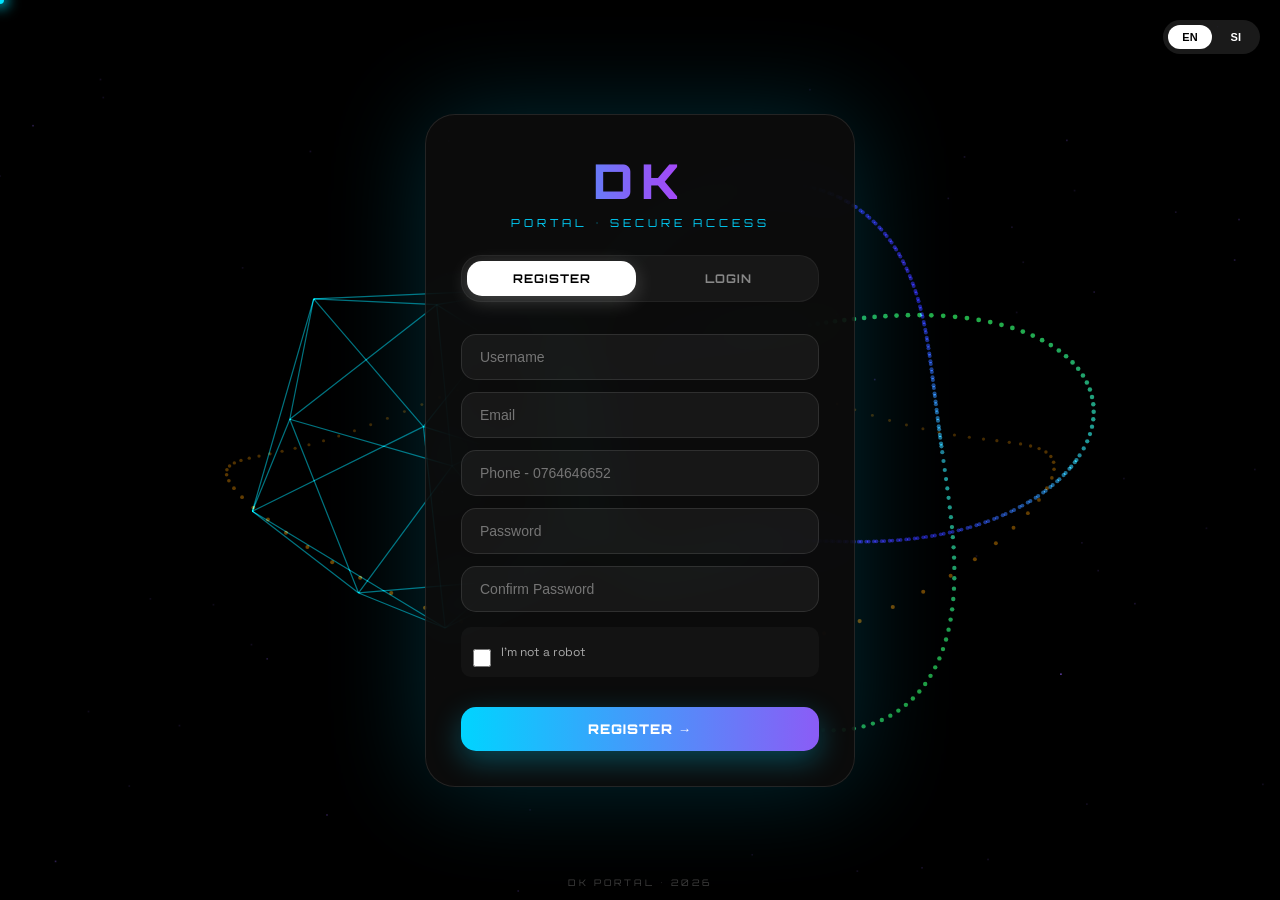
<file: exit.html>
<!doctype html><html lang="en"><head><meta charset="utf-8"><meta name="viewport" content="width=device-width,initial-scale=1"><title>Returning…</title><script src="auth.js"></script></head>
<body style="background:#020308;color:#fff;font-family:Segoe UI,Arial;display:grid;place-items:center;min-height:100vh"><p>Returning… <a style="color:#4da6ff" href="learning.html">Learning</a></p>
<script>
/* Go back to the page the teaching PDF was opened from */
(function(){var t='learning.html';try{var r=sessionStorage.getItem('DK_RETURN');
 if(r){var u=new URL(r,location.href);if(u.origin===location.origin&&/\.html$/.test(u.pathname)&&!/exit\.html$/.test(u.pathname))t=u.pathname.split('/').pop()+u.search}}catch(e){}
 (window.top||window).location.replace(t)})();
</script></body></html>
</file>
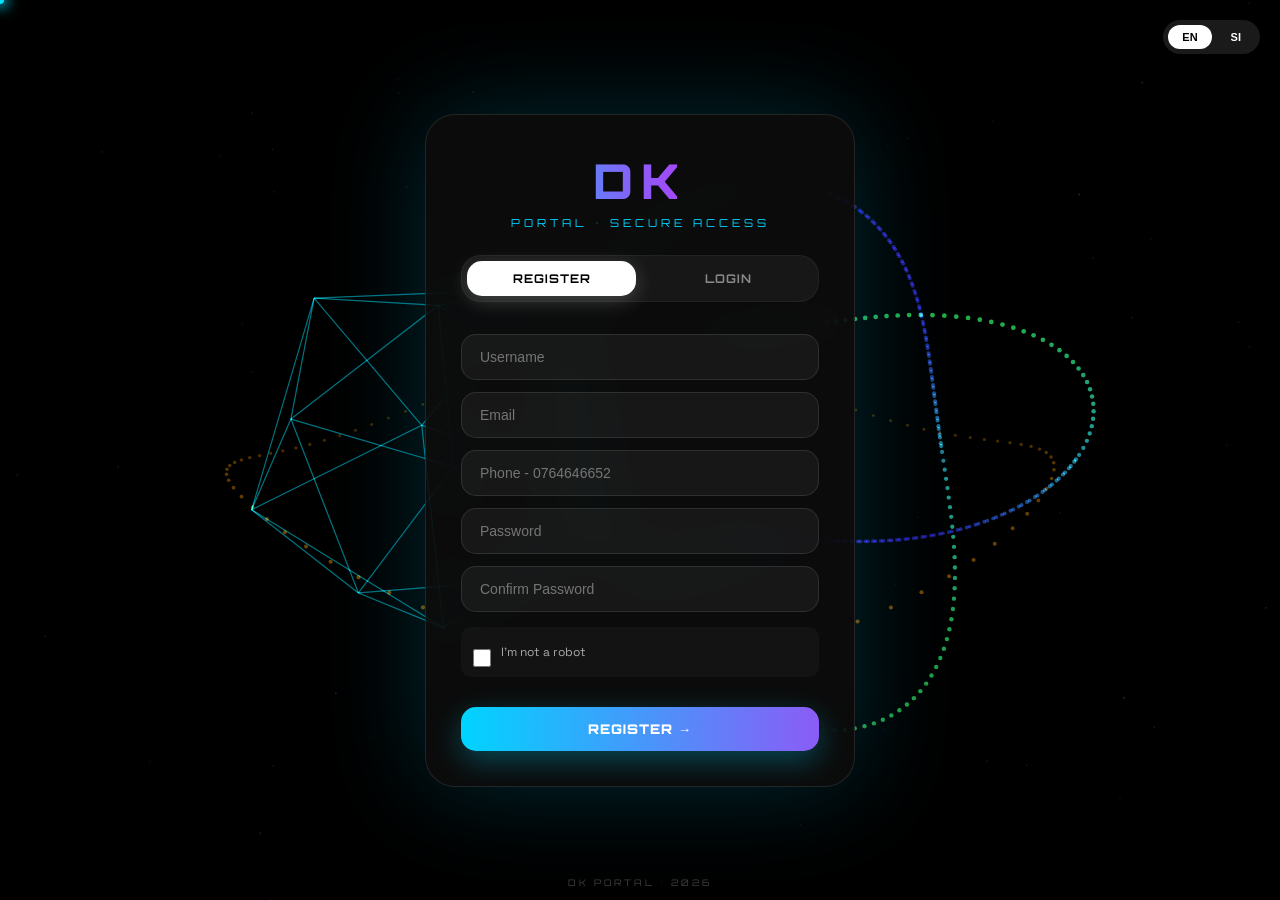
<file: grades.html>
<!doctype html><html lang="en"><head><meta charset="utf-8"><meta name="viewport" content="width=device-width,initial-scale=1"><title>Grades | DK Learning</title><link rel="stylesheet" href="style.css"><script src="auth.js"></script></head><body><canvas id="bg"></canvas><nav class="nav"><a class="logo" href="learning.html">DK <span>LEARNING</span></a><ul class="navlinks"><li><a href="DK.html">Home</a></li><li><a href="learning.html">Learning</a></li><li><a class="active" href="grades.html">Grades</a></li><li><a href="lessons.html">Lessons</a></li><li><a href="activities.html">Activities</a></li><li><a href="about.html">About</a></li><li><a href="coding.html">Coding</a></li><li><a href="contactsus.html">Contact</a></li><li><a href="#" id="logoutLink">Logout</a></li></ul><button class="menu">☰</button></nav><section class="section"><div class="center"><span class="badge">GRADE 1–13</span><h2>Choose Your Grade 🎓</h2><p class="sub">Select your level and continue to the lesson library.</p></div><div class="grid" id="grades"></div></section><footer><b style="color:#00e5ff">DK LEARNING</b></footer><script src="fx.js"></script><script src="dk3d.js"></script><script src="app.js"></script><script>const g=document.getElementById('grades');for(let i=1;i<=13;i++){g.innerHTML+=`<div class="card"><span class="tag">GRADE ${i}</span><div class="icon">🎓</div><h3>Grade ${i} ICT</h3><p>ICT lessons, teaching material and practical activities.</p><a class="btn primary" href="lessons.html?grade=${i}">Open Grade ${i} →</a></div>`}</script></body></html>
</file>
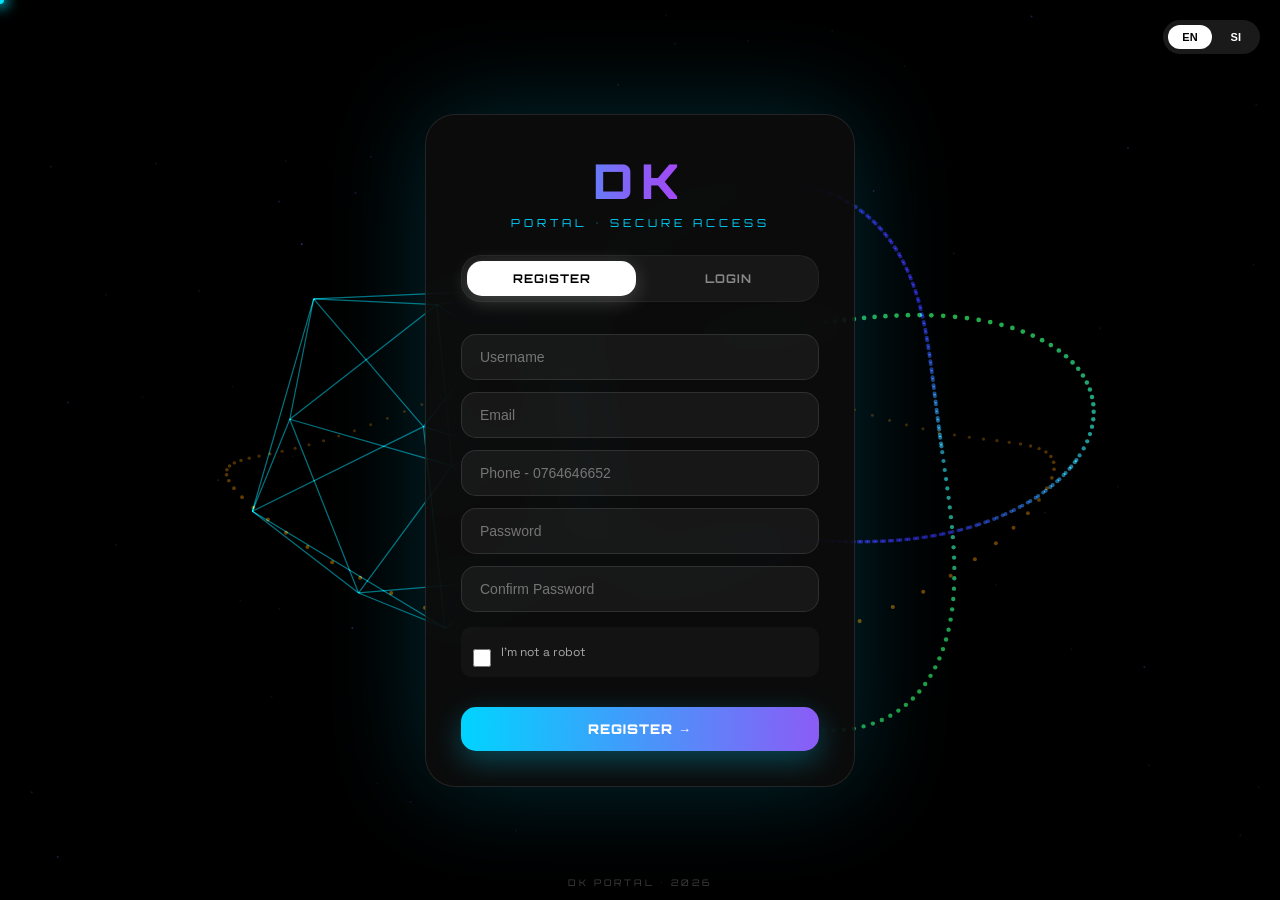
<file: learning.html>
<!doctype html><html lang="en"><head><meta charset="utf-8"><meta name="viewport" content="width=device-width,initial-scale=1"><title>Learning | DK Learning</title><link rel="stylesheet" href="style.css"><script src="auth.js"></script></head><body><canvas id="bg"></canvas><nav class="nav"><a class="logo" href="learning.html">DK <span>LEARNING</span></a><ul class="navlinks"><li><a href="DK.html">Home</a></li><li><a class="active" href="learning.html">Learning</a></li><li><a href="grades.html">Grades</a></li><li><a href="lessons.html">Lessons</a></li><li><a href="activities.html">Activities</a></li><li><a href="about.html">About</a></li><li><a href="coding.html">Coding</a></li><li><a href="contactsus.html">Contact</a></li><li><a href="#" id="logoutLink">Logout</a></li></ul><button class="menu">☰</button></nav><main><section class="section hero"><div><span class="badge">GRADE 1–13 • ICT LEARNING PLATFORM</span><h1>LEARN.<br><span>CREATE.</span><br>MASTER.</h1><p>DK Learning is a practical ICT learning website. Learn the lesson, read the teaching PDF, complete the activity and check your result.</p><div class="buttons"><a class="btn primary" href="grades.html">Start Learning 🚀</a><a class="btn ghost" href="activities.html">Try Activities ⚡</a></div></div><div class="orb"></div></section><section class="section"><div class="center"><span class="badge">LEARNING FLOW</span><h2>Learn → Practice → Improve</h2><p class="sub">Activities are now interactive, with instant checking and saved progress.</p></div><div class="flow"><div class="step"><b>01</b>Choose Grade</div><div class="step"><b>02</b>Learn Lesson</div><div class="step"><b>03</b>Read Teaching PDF</div><div class="step"><b>04</b>Do Activity + Score</div></div></section><section class="section"><div class="grid"><div class="card"><div class="icon">📚</div><h3>Teaching Lessons</h3><p>Start with simple ICT concepts before moving to practical work.</p><a class="btn ghost" href="lessons.html">Open Lessons →</a></div><div class="card"><div class="icon">⚡</div><h3>Real Activities</h3><p>Answer questions, run a Python mini challenge and get instant results.</p><a class="btn ghost" href="activities.html">Open Activities →</a></div><div class="card"><div class="icon">📈</div><h3>Progress</h3><p>Your completed activity scores are saved in the browser using local storage.</p><a class="btn ghost" href="activities.html">View Progress →</a></div></div></section></main><footer><b style="color:#00e5ff">DK LEARNING</b><br><small>ICT Education • Practical Learning • Grade 1–13</small></footer><script src="fx.js"></script><script src="dk3d.js"></script><script src="app.js"></script></body></html>
</file>
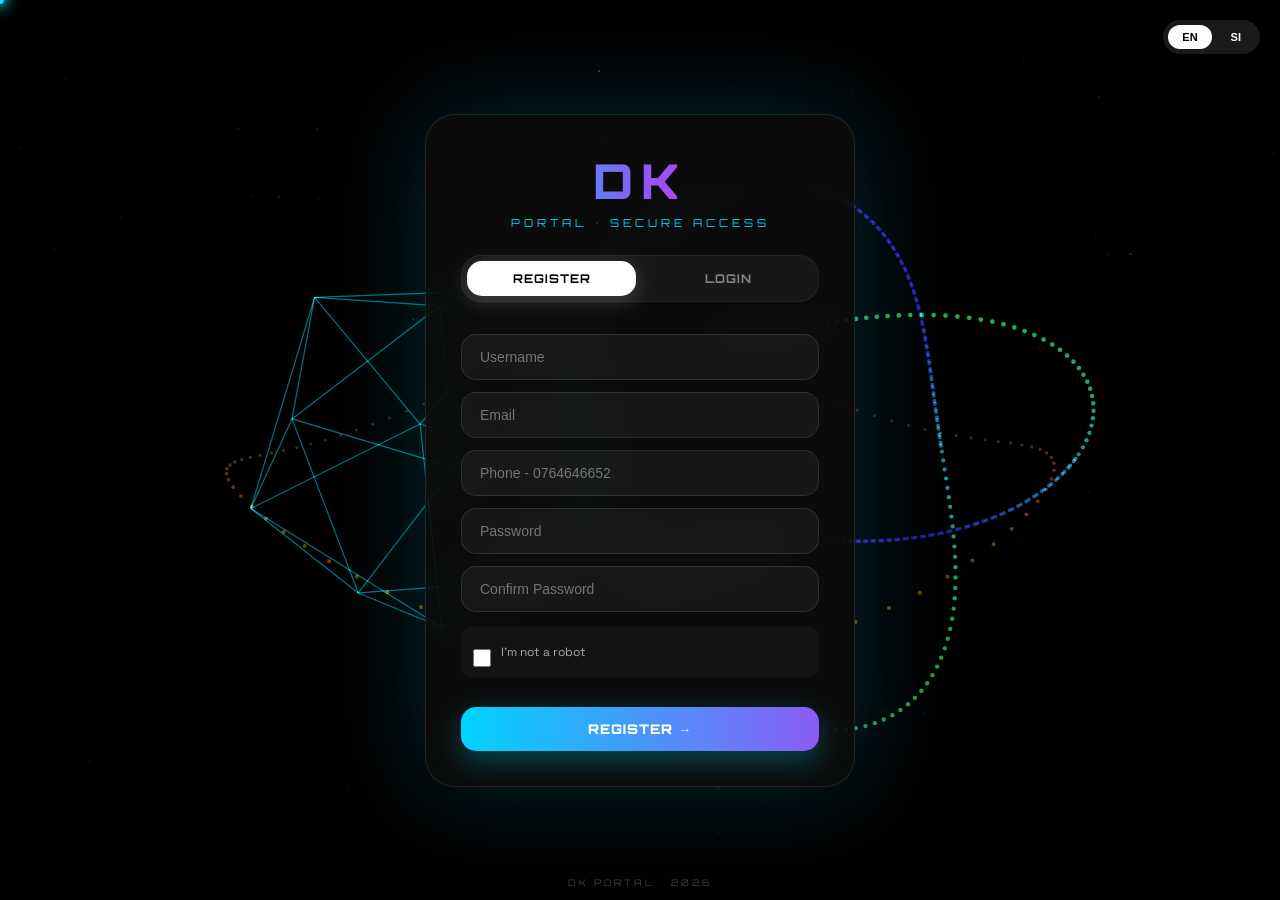
<file: lessons.html>
<!doctype html><html lang="en"><head><meta charset="utf-8"><meta name="viewport" content="width=device-width,initial-scale=1"><title>Lessons | DK Learning</title><link rel="stylesheet" href="style.css"><script src="auth.js"></script></head><body><canvas id="bg"></canvas><nav class="nav"><a class="logo" href="learning.html">DK <span>LEARNING</span></a><ul class="navlinks"><li><a href="DK.html">Home</a></li><li><a href="learning.html">Learning</a></li><li><a href="grades.html">Grades</a></li><li><a class="active" href="lessons.html">Lessons</a></li><li><a href="activities.html">Activities</a></li><li><a href="about.html">About</a></li><li><a href="coding.html">Coding</a></li><li><a href="contactsus.html">Contact</a></li><li><a href="#" id="logoutLink">Logout</a></li></ul><button class="menu" aria-label="Menu">☰</button></nav><section class="section"><div class="center"><span class="badge" id="badge">TEACH FIRST • ACTIVITY SECOND</span><h2 id="title">Grade Lessons 📚</h2><p class="sub" id="sub">Choose a grade to see the matching learning path.</p></div><div class="grade-picker" id="picker"></div><div class="grid" id="cards"></div></section><section class="section"><div class="center"><span class="badge">EXTRA READING</span></div><div class="grid"><div class="card"><div class="icon">🖥️</div><h3>Computer Basics</h3><p>Parts of a computer, input and output.</p><a class="btn ghost" href="pdf/computer-basics.pdf">📄 Open PDF</a></div><div class="card"><div class="icon">🛡️</div><h3>Internet Safety</h3><p>Strong passwords, personal information and safe links.</p><a class="btn ghost" href="pdf/internet-safety.pdf">📄 Open PDF</a></div><div class="card"><div class="icon">🐍</div><h3>Python Introduction</h3><p>print(), variables and conditions.</p><a class="btn ghost" href="pdf/python-introduction.pdf">📄 Open PDF</a></div></div></section><footer><b style="color:#00e5ff">DK LEARNING</b></footer><script src="fx.js"></script><script src="dk3d.js"></script><script src="app.js"></script><script>
const paths={1:['Computer & Digital World','A computer is an electronic machine that helps us create, learn, calculate, draw and communicate.','pdf/grade-01-teaching.pdf'],2:['Computer Parts & Digital Safety','Input devices send information into a computer, such as a keyboard, mouse, microphone and camera. Output devices show or produce results, such as a monitor, speaker and printer.','pdf/grade-02-teaching.pdf'],3:['Digital Skills','Files store information such as documents, pictures and audio. Folders help organise related files. Clear names make work easier to find.','pdf/grade-03-teaching.pdf'],4:['Files, Hardware & Online Safety','Common file extensions include .txt for text, .jpg or .png for images, .mp3 for audio and .pdf for documents.','pdf/grade-04-teaching.pdf'],5:['Productivity & Digital Citizenship','Productivity tools help us write, calculate, present and organise information. Use meaningful file names and folders.','pdf/grade-05-teaching.pdf'],6:['Networks & Problem Solving','A network connects devices so they can share information and resources. A local network can connect computers, printers and other devices in a school or home.','pdf/grade-06-teaching.pdf'],7:['Algorithms & Python','An algorithm is a clear sequence of steps used to solve a problem. Algorithms can be written in plain language or pseudocode before coding.','pdf/grade-07-teaching.pdf'],8:['Python & Data Logic','A list stores multiple values in an ordered collection. Python lists can contain numbers, strings or other values.','pdf/grade-08-teaching.pdf'],9:['Programming Systems','Data structures organise information so programs can work with it efficiently. Lists are useful for ordered collections; dictionaries can connect keys to values.','pdf/grade-09-teaching.pdf'],10:['O/L Computing & Web Foundations','At O/L level, algorithms should be precise enough to implement. Trace variables and conditions carefully and test different inputs.','pdf/grade-10-teaching.pdf'],11:['Software Engineering & Databases','A relational database stores data in tables. A primary key uniquely identifies a record, while relationships connect related tables.','pdf/grade-11-teaching.pdf'],12:['Advanced Computing & Software Projects','Advanced algorithms can be compared by how their resource use grows as input size increases. Big-O notation is a common way to describe this growth.','pdf/grade-12-teaching.pdf'],13:['Computational Thinking Capstone','A capstone begins with a clear problem and requirements. Identify users, inputs, outputs, constraints and success criteria before coding.','pdf/grade-13-teaching.pdf']};const grade=parseInt(new URLSearchParams(location.search).get('grade'))||0;const p=document.getElementById('picker');for(let i=1;i<=13;i++){const a=document.createElement('a');a.className='grade-chip '+(i===grade?'selected':'');a.href='lessons.html?grade='+i;a.textContent='Grade '+i;p.appendChild(a)}const c=document.getElementById('cards');if(grade&&paths[grade]){document.getElementById('title').textContent='Grade '+grade+' • '+paths[grade][0]+' 📚';document.getElementById('sub').textContent='Teaching comes first. Read the material, then complete the Grade '+grade+' activity.';c.innerHTML='<div class="card"><span class="tag">GRADE '+grade+'</span><div class="icon">📘</div><h3>'+paths[grade][0]+'</h3><p>'+paths[grade][1]+'</p><div class="buttons"><a class="btn ghost" href="'+paths[grade][2]+'">📄 Teaching PDF</a><a class="btn primary" href="activities.html?grade='+grade+'">⚡ Start Grade '+grade+' Activity</a></div></div>'}else{c.innerHTML='<div class="card center"><h3>Select Grade 1–13</h3><p class="sub">Each grade has its own learning topic and activity difficulty.</p></div>'}</script></body></html>
</file>
<file: style.css>
*{box-sizing:border-box;margin:0;padding:0} :root{--cyan:#00e5ff;--purple:#8b5cf6;--green:#00ff9d;--bg:#020308;--card:#0a1020ee;--text:#f7fbff;--muted:#aab6c8;--danger:#ff5c7a} html{scroll-behavior:smooth} body{font-family:Segoe UI,Arial,sans-serif;background:var(--bg);color:var(--text);min-height:100vh;overflow-x:hidden} #bg{position:fixed;inset:0;width:100%;height:100%;z-index:-3}body:before{content:"";position:fixed;inset:0;z-index:-4;background:radial-gradient(circle at 15% 15%,#10284b 0,transparent 30%),radial-gradient(circle at 85% 25%,#28134d 0,transparent 30%),#020308}.nav{position:sticky;top:0;z-index:100;background:#05070dcc;backdrop-filter:blur(15px);border-bottom:1px solid #ffffff16;padding:14px 5%;display:flex;justify-content:space-between;align-items:center}.logo{font-size:25px;font-weight:900;color:var(--cyan);text-decoration:none}.logo span{color:#fff}.navlinks{display:flex;gap:22px;list-style:none}.navlinks a{color:#dbeafe;text-decoration:none;font-weight:700}.navlinks a:hover,.navlinks a.active{color:var(--cyan)}.menu{display:none;color:#fff;background:#ffffff08;border:1px solid #ffffff22;padding:8px;border-radius:8px}.section{padding:70px 6%;max-width:1250px;margin:auto}.hero{min-height:76vh;display:flex;align-items:center;justify-content:space-between;gap:45px}.hero h1{font-size:clamp(45px,7vw,85px);line-height:.95;margin:18px 0}.hero h1 span{color:var(--cyan);text-shadow:0 0 30px #00e5ff55}.hero p,.sub{color:var(--muted);line-height:1.8;font-size:17px}.badge,.tag{display:inline-block;padding:7px 12px;border:1px solid #00e5ff55;border-radius:30px;color:var(--cyan);background:#00e5ff0b;font-size:12px;font-weight:800;letter-spacing:.8px}.buttons{display:flex;gap:12px;flex-wrap:wrap;margin-top:25px}.btn{display:inline-block;padding:13px 19px;border-radius:12px;text-decoration:none;border:1px solid #ffffff20;font-weight:800;cursor:pointer}.primary{background:linear-gradient(90deg,var(--purple),var(--cyan));color:white}.ghost{background:#ffffff08;color:white}.orb{width:320px;height:320px;border-radius:50%;background:radial-gradient(circle at 35% 30%,#fff,#00e5ff 8%,#8b5cf6 35%,transparent 68%);box-shadow:0 0 90px #00e5ff55;animation:float 4s ease-in-out infinite}@keyframes float{50%{transform:translateY(-18px) scale(1.04)}}.center{text-align:center}.section h2{font-size:38px;margin-bottom:10px}.grid{display:grid;grid-template-columns:repeat(auto-fit,minmax(260px,1fr));gap:20px;margin-top:30px}.card{background:linear-gradient(145deg,#0b1020ee,#080b14ee);border:1px solid #ffffff12;border-radius:20px;padding:25px;box-shadow:0 15px 50px #0008;transition:.3s;position:relative;overflow:hidden}.card:hover{transform:translateY(-6px);border-color:#00e5ff55}.card h3{margin:10px 0}.card p,.card li{color:#aeb8c8;line-height:1.7}.icon{font-size:40px}.flow{display:grid;grid-template-columns:repeat(4,1fr);gap:12px;margin-top:30px}.step{padding:22px;text-align:center;background:#ffffff08;border:1px solid #ffffff12;border-radius:18px}.step b{display:block;color:var(--cyan);font-size:25px;margin-bottom:7px}.note{margin-top:15px;padding:15px;border-left:4px solid var(--cyan);background:#00e5ff08;color:#cbd5e1;border-radius:10px}.activity{margin-top:45px;padding:28px;border:1px solid #ffffff14;border-radius:24px;background:#070b16dd;scroll-margin-top:90px}.activity h3{font-size:28px;margin:8px 0}.activity-head{display:flex;justify-content:space-between;gap:20px;align-items:center}.task{margin-top:20px;padding:20px;border-radius:16px;background:#ffffff06;border:1px solid #ffffff10}.options{display:grid;gap:10px;margin-top:15px}.option{padding:13px 15px;border:1px solid #ffffff1b;border-radius:11px;background:#ffffff05;color:white;cursor:pointer;text-align:left}.option:hover{border-color:var(--cyan)}.option.selected{border-color:var(--cyan);background:#00e5ff12}.option.correct{border-color:var(--green);background:#00ff9d14}.option.wrong{border-color:var(--danger);background:#ff5c7a12}.input{width:100%;padding:13px;border-radius:10px;border:1px solid #ffffff20;background:#02040a;color:white;margin-top:10px}.result{margin-top:15px;padding:15px;border-radius:12px;background:#ffffff08;display:none}.score{font-size:30px;color:var(--green);font-weight:900}.hidden{display:none}.progressbar{height:10px;background:#ffffff10;border-radius:99px;overflow:hidden;margin-top:10px}.progressbar span{display:block;height:100%;background:linear-gradient(90deg,var(--purple),var(--cyan));width:0;transition:.4s}.small{font-size:13px;color:var(--muted)}footer{padding:45px 20px;text-align:center;border-top:1px solid #ffffff12;color:#8d99aa;background:#010207}.stats{display:flex;gap:12px;flex-wrap:wrap;margin-top:15px}.stat{padding:10px 14px;border-radius:12px;background:#ffffff08;border:1px solid #ffffff12}.quiz-actions{display:flex;gap:10px;flex-wrap:wrap;margin-top:18px}@media(max-width:800px){.navlinks{display:none}.menu{display:block}.hero{padding-top:55px;text-align:center;min-height:auto}.hero p{margin:auto}.orb{display:none}.flow{grid-template-columns:1fr 1fr}.activity-head{align-items:flex-start;flex-direction:column}}@media(max-width:500px){.section{padding:50px 20px}.section h2{font-size:30px}.flow{grid-template-columns:1fr}}
.grade-picker{display:flex;flex-wrap:wrap;gap:10px;justify-content:center;margin:25px auto 30px;max-width:1050px}.grade-chip{padding:10px 16px;border:1px solid rgba(0,229,255,.25);border-radius:999px;color:#d9faff;text-decoration:none;background:rgba(255,255,255,.04);transition:.2s}.grade-chip:hover,.grade-chip.selected{border-color:#00e5ff;background:rgba(0,229,255,.12);transform:translateY(-2px)}.level-box{display:flex;gap:12px;flex-wrap:wrap;margin:18px 0;padding:14px;border:1px solid rgba(139,92,246,.25);border-radius:14px;background:rgba(139,92,246,.07)}.level-box span{opacity:.85}.codebox{min-height:150px;font-family:Consolas,monospace;resize:vertical}.option.correct{border-color:#28e38b!important;background:rgba(40,227,139,.15)!important}.option.wrong{border-color:#ff5577!important;background:rgba(255,85,119,.12)!important}.option.selected{outline:2px solid rgba(0,229,255,.5)}

@media(max-width:800px){.navlinks.open{display:flex;flex-direction:column;position:absolute;top:100%;left:0;right:0;background:#05070df5;padding:18px 5%;gap:14px;border-bottom:1px solid #ffffff16}}
:focus-visible{outline:2px solid var(--cyan);outline-offset:2px}
</file>
